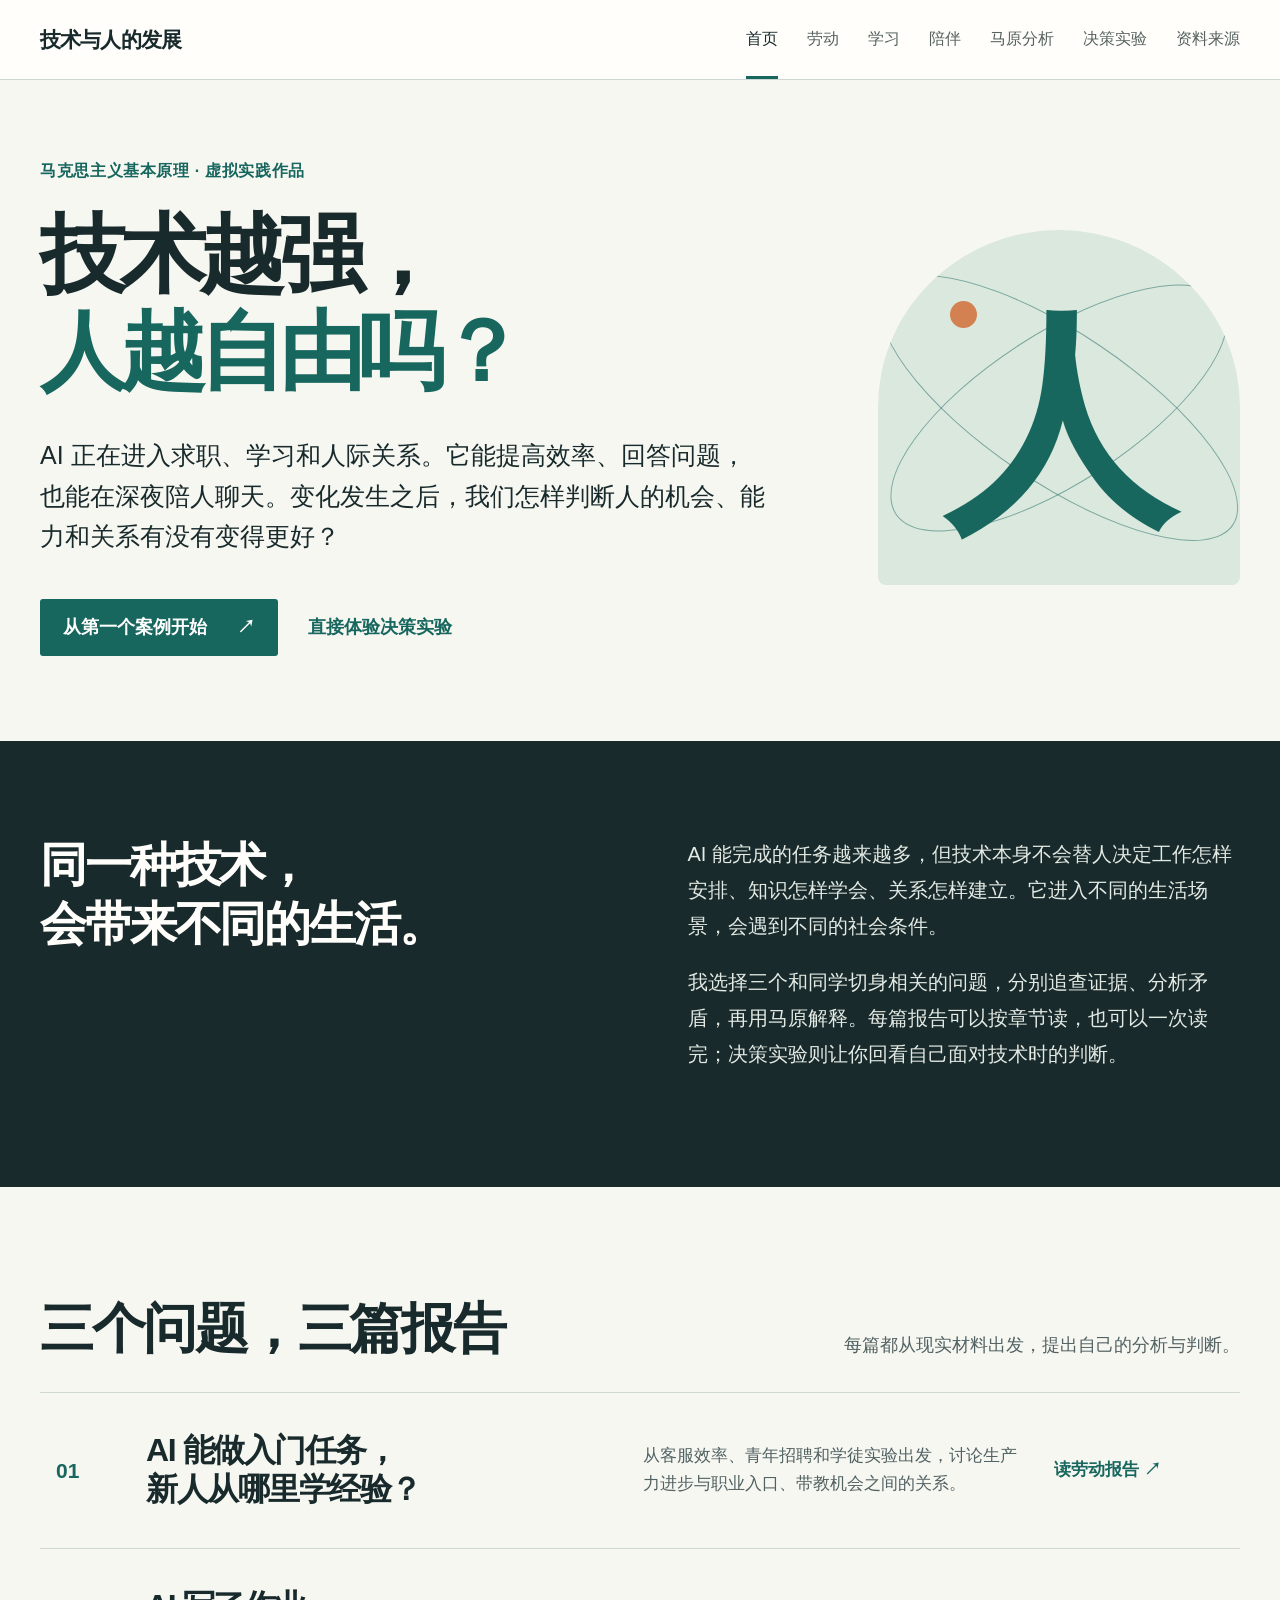
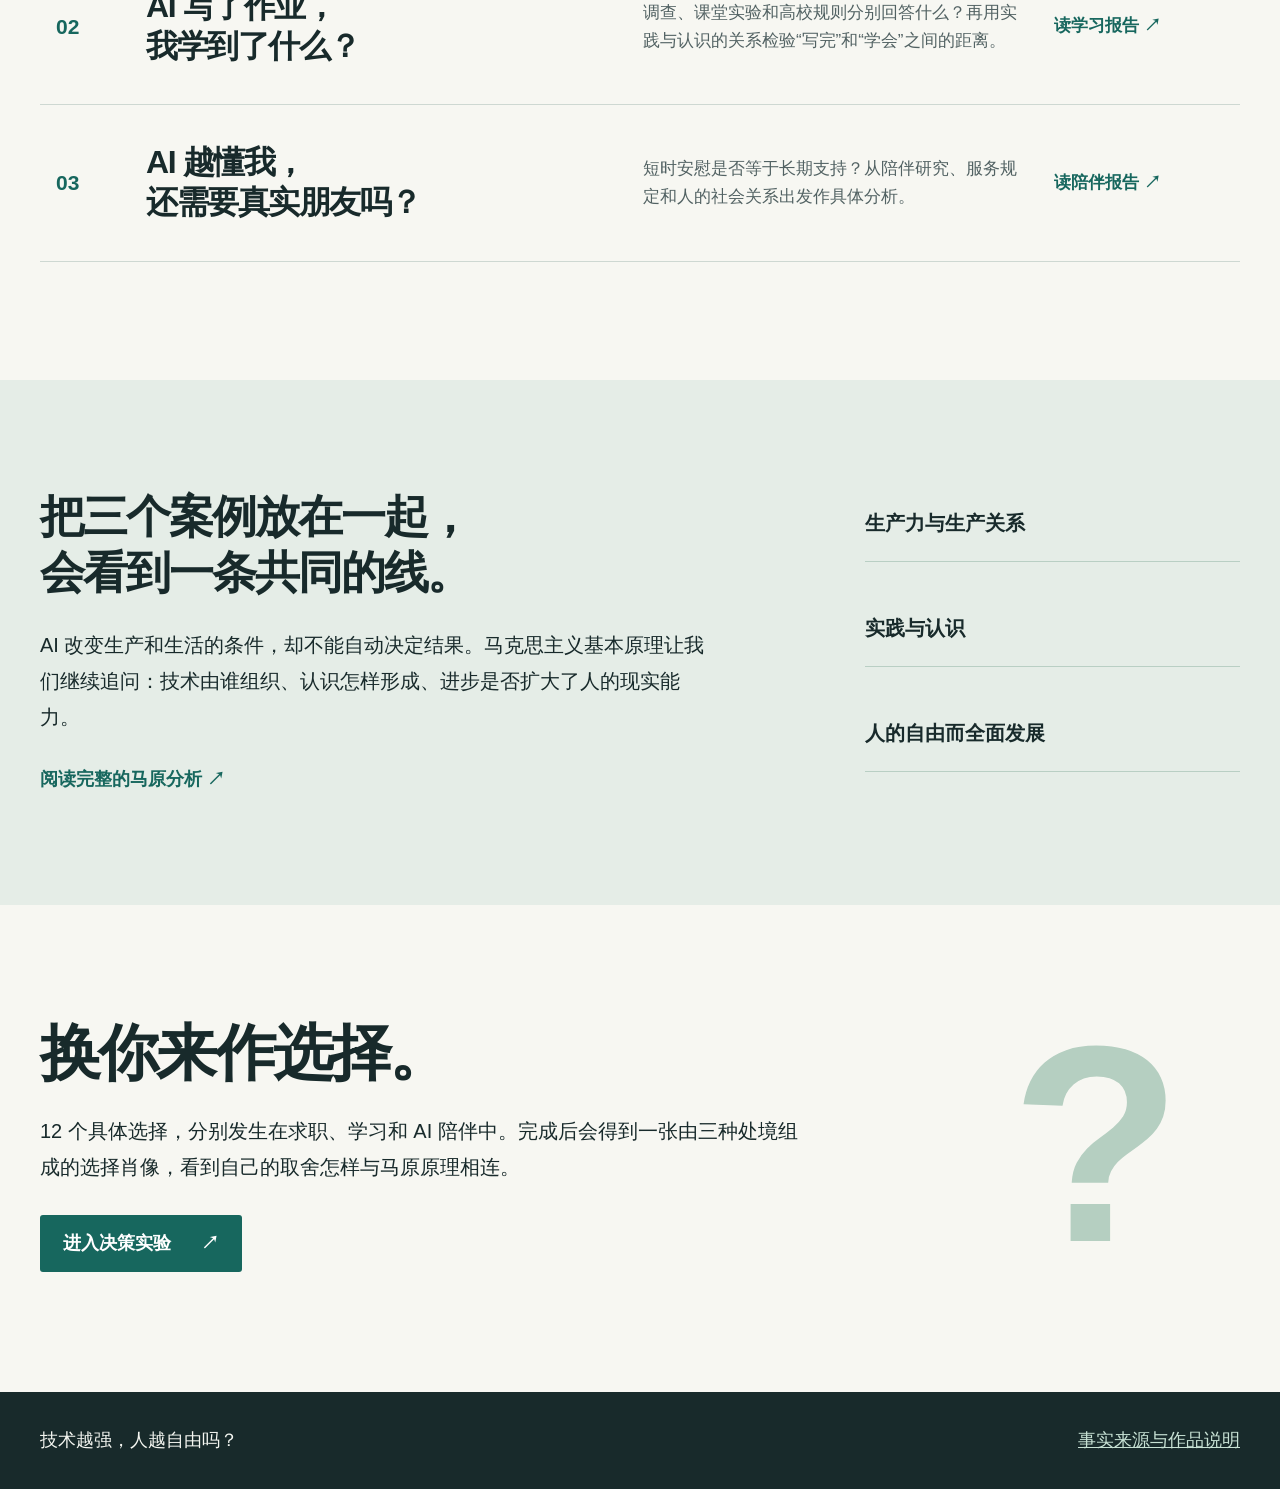
<file: index.html>
<!doctype html>
<html lang="zh-CN"><head><meta charset="utf-8"><meta name="viewport" content="width=device-width,initial-scale=1"><meta name="description" content="从求职、学习和 AI 陪伴三个现实问题出发，运用马克思主义基本原理理解技术与人的发展，并通过决策实验回看自己的判断方式。"><title>技术越强，人越自由吗？</title><link rel="stylesheet" href="styles/site.css"><script src="scripts/site.js" defer></script></head>
<body>
<a class="skip-link" href="#main">跳到正文</a>
<header class="site-header"><div class="header-inner"><a class="brand" href="index.html">技术与人的发展</a><nav aria-label="网站栏目"><a aria-current="page" href="index.html">首页</a><a href="cases/work.html">劳动</a><a href="cases/study.html">学习</a><a href="cases/relationship.html">陪伴</a><a href="theory.html">马原分析</a><a href="test.html">决策实验</a><a href="sources.html">资料来源</a></nav></div></header>
<main id="main">
  <section class="home-hero wrap"><div><p class="eyebrow">马克思主义基本原理 · 虚拟实践作品</p><h1>技术越强，<br><em>人越自由吗？</em></h1><p class="hero-lead">AI 正在进入求职、学习和人际关系。它能提高效率、回答问题，也能在深夜陪人聊天。变化发生之后，我们怎样判断人的机会、能力和关系有没有变得更好？</p><div class="hero-actions"><a class="primary-link" href="cases/work.html">从第一个案例开始 <span aria-hidden="true">↗</span></a><a class="quiet-link" href="test.html">直接体验决策实验</a></div></div><div class="hero-art" aria-hidden="true"><span class="art-word">人</span><span class="art-orbit orbit-one"></span><span class="art-orbit orbit-two"></span><span class="art-dot"></span></div></section>
  <section class="intro-statement"><div class="wrap intro-grid"><h2>同一种技术，<br>会带来不同的生活。</h2><div><p>AI 能完成的任务越来越多，但技术本身不会替人决定工作怎样安排、知识怎样学会、关系怎样建立。它进入不同的生活场景，会遇到不同的社会条件。</p><p>我选择三个和同学切身相关的问题，分别追查证据、分析矛盾，再用马原解释。每篇报告可以按章节读，也可以一次读完；决策实验则让你回看自己面对技术时的判断。</p></div></div></section>
  <section class="case-index wrap"><div class="section-heading"><h2>三个问题，三篇报告</h2><p>每篇都从现实材料出发，提出自己的分析与判断。</p></div><div class="case-grid"><a class="case-card" href="cases/work.html"><span class="case-num">01</span><h3>AI 能做入门任务，<br>新人从哪里学经验？</h3><p>从客服效率、青年招聘和学徒实验出发，讨论生产力进步与职业入口、带教机会之间的关系。</p><strong>读劳动报告 <span aria-hidden="true">↗</span></strong></a><a class="case-card" href="cases/study.html"><span class="case-num">02</span><h3>AI 写了作业，<br>我学到了什么？</h3><p>调查、课堂实验和高校规则分别回答什么？再用实践与认识的关系检验“写完”和“学会”之间的距离。</p><strong>读学习报告 <span aria-hidden="true">↗</span></strong></a><a class="case-card" href="cases/relationship.html"><span class="case-num">03</span><h3>AI 越懂我，<br>还需要真实朋友吗？</h3><p>短时安慰是否等于长期支持？从陪伴研究、服务规定和人的社会关系出发作具体分析。</p><strong>读陪伴报告 <span aria-hidden="true">↗</span></strong></a></div></section>
  <section class="bridge-section"><div class="wrap bridge-grid"><div><h2>把三个案例放在一起，<br>会看到一条共同的线。</h2><p>AI 改变生产和生活的条件，却不能自动决定结果。马克思主义基本原理让我们继续追问：技术由谁组织、认识怎样形成、进步是否扩大了人的现实能力。</p><a class="text-link" href="theory.html">阅读完整的马原分析 <span aria-hidden="true">↗</span></a></div><div class="bridge-principles"><p>生产力与生产关系</p><p>实践与认识</p><p>人的自由而全面发展</p></div></div></section>
  <section class="test-invite wrap"><div><h2>换你来作选择。</h2><p>12 个具体选择，分别发生在求职、学习和 AI 陪伴中。完成后会得到一张由三种处境组成的选择肖像，看到自己的取舍怎样与马原原理相连。</p><a class="primary-link" href="test.html">进入决策实验 <span aria-hidden="true">↗</span></a></div><div class="invite-mark" aria-hidden="true">?</div></section>
</main><footer class="site-footer"><div class="wrap"><p>技术越强，人越自由吗？</p><a href="sources.html">事实来源与作品说明</a></div></footer>
</body></html>
</file>
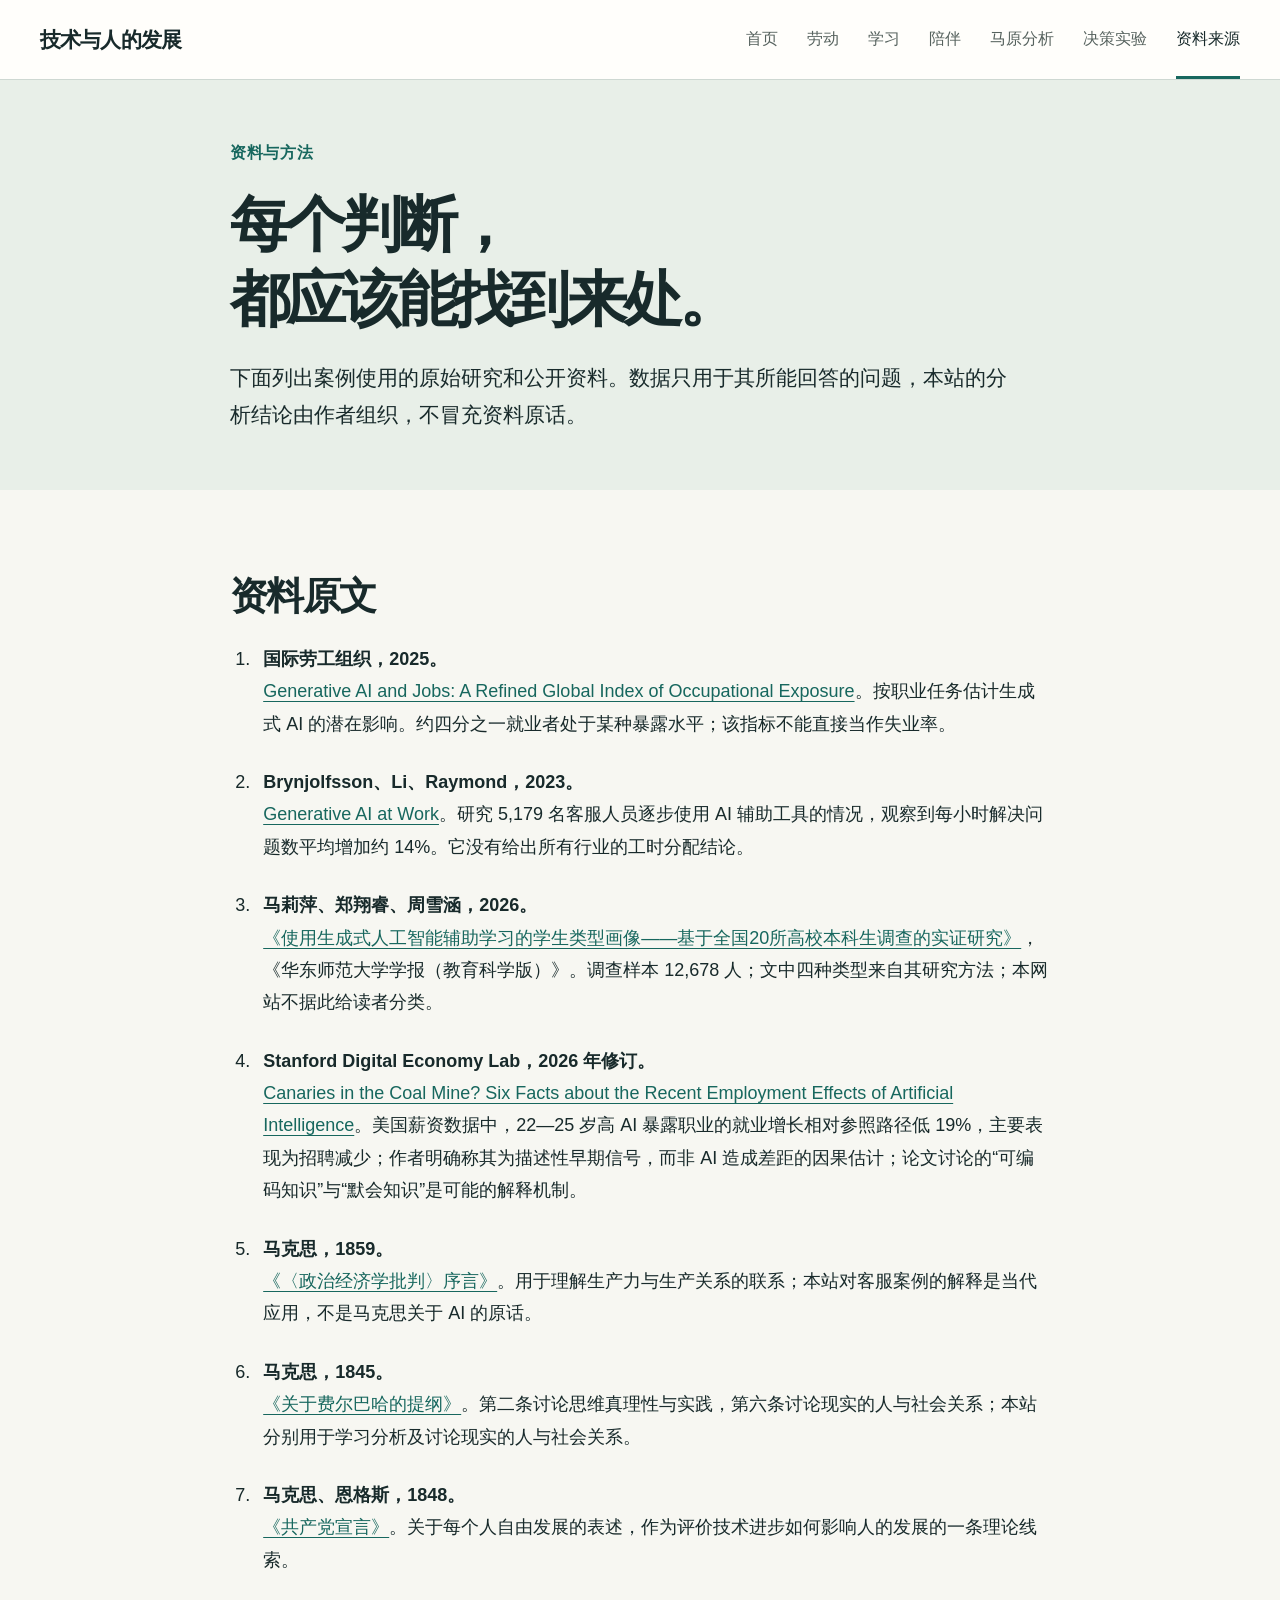
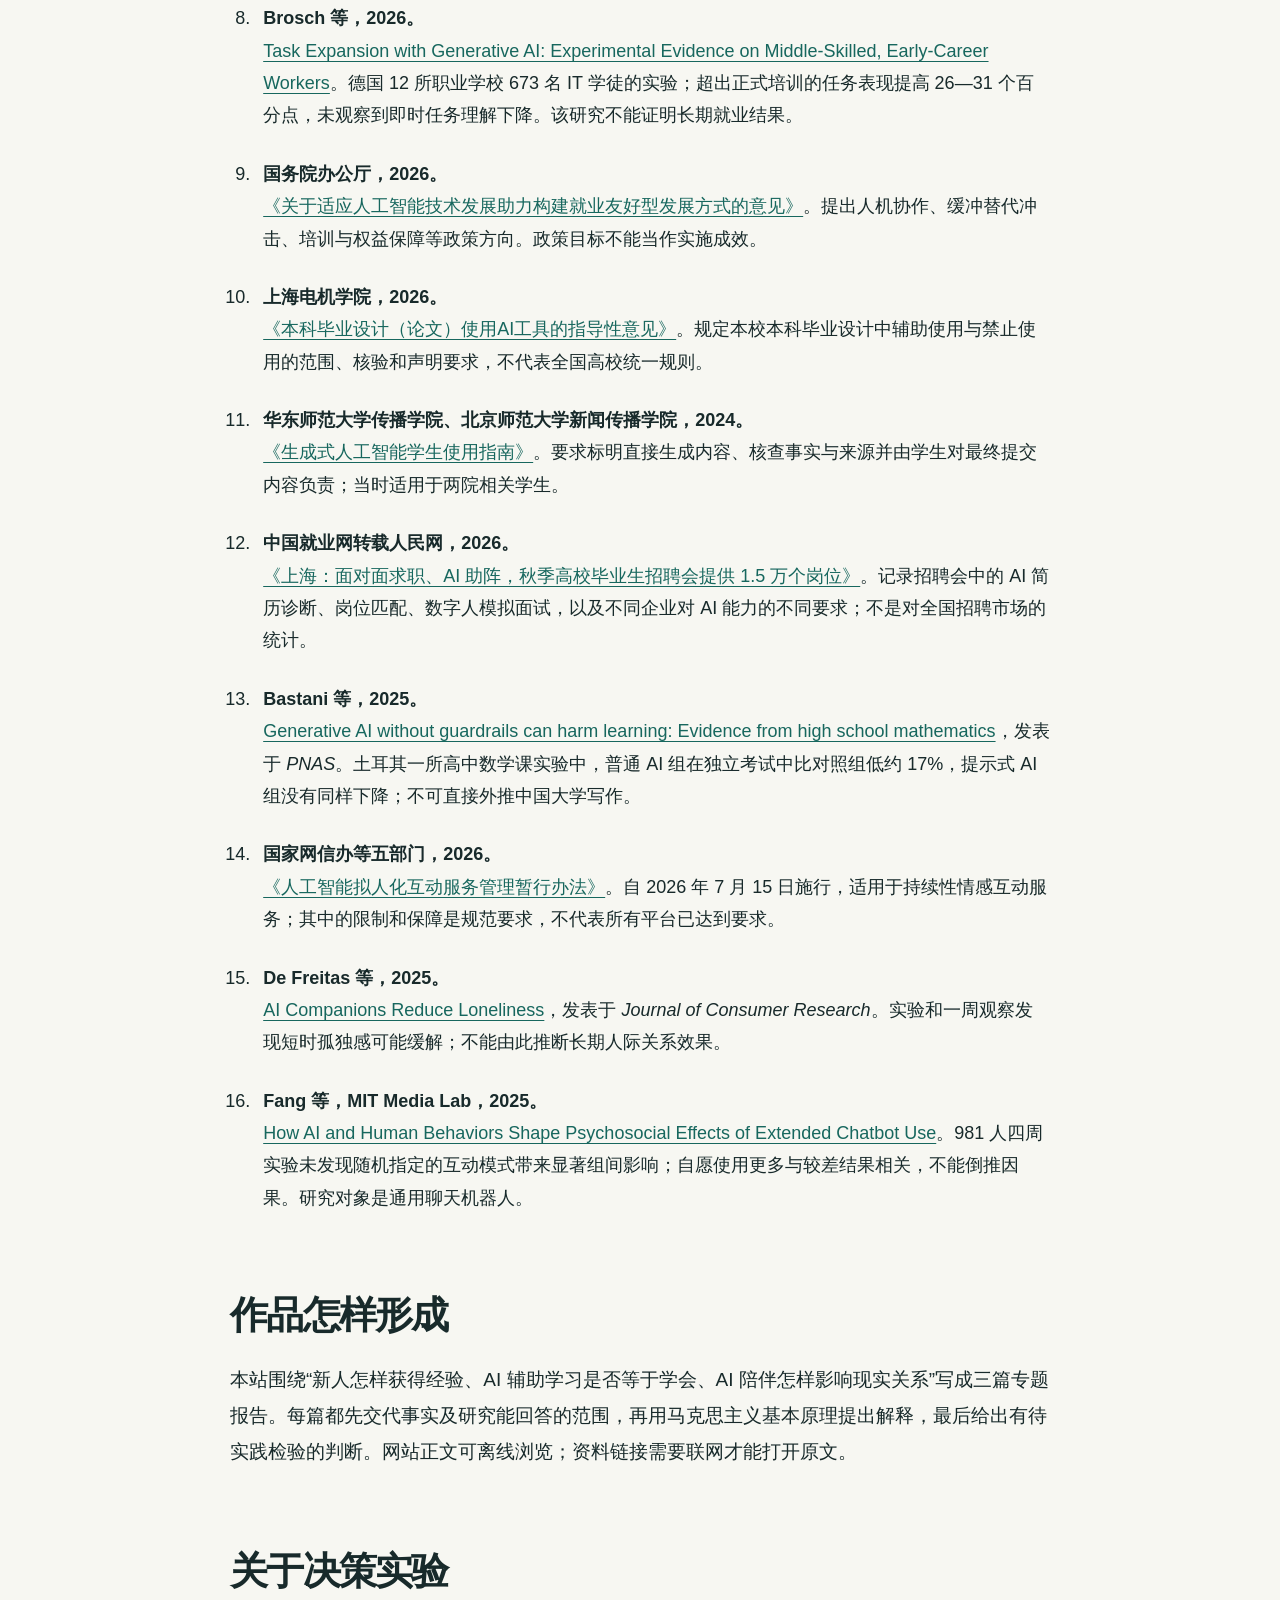
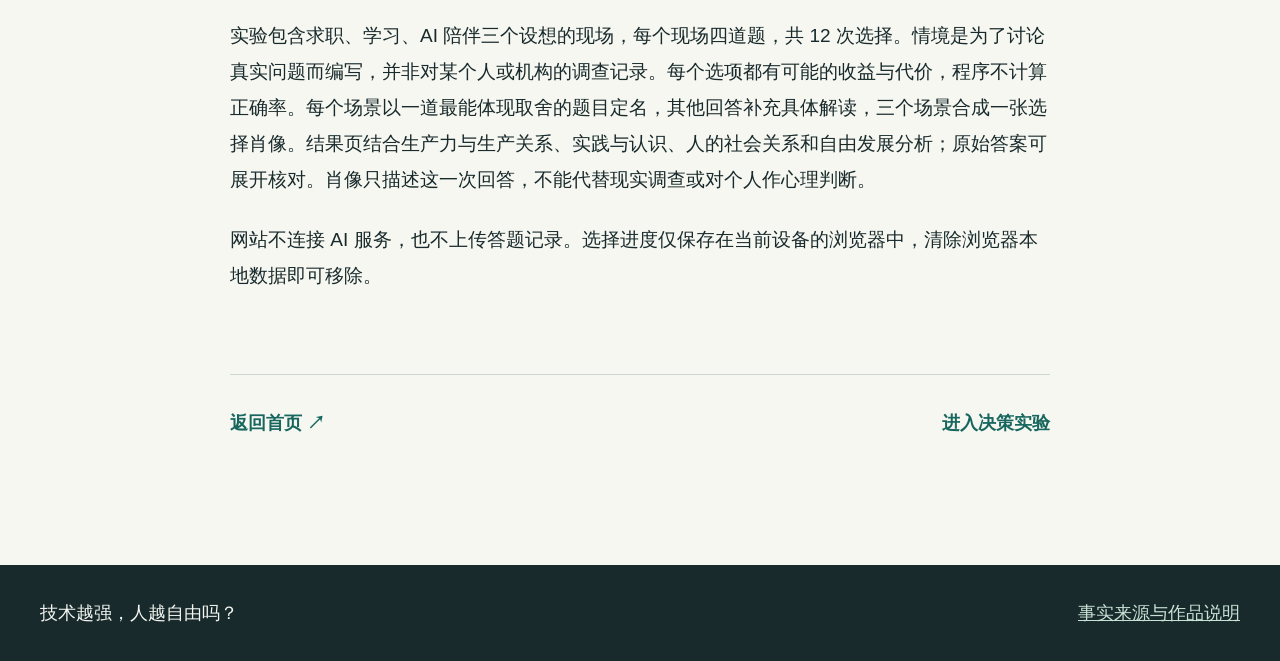
<file: sources.html>
<!doctype html>
<html lang="zh-CN"><head><meta charset="utf-8"><meta name="viewport" content="width=device-width,initial-scale=1"><meta name="description" content="资料来源：技术越强，人越自由吗？马克思主义基本原理虚拟实践作品。"><title>资料来源｜技术与人的发展</title><link rel="stylesheet" href="styles/site.css"><script src="scripts/site.js" defer></script></head>
<body><a class="skip-link" href="#main">跳到正文</a><header class="site-header"><div class="header-inner"><a class="brand" href="index.html">技术与人的发展</a><nav aria-label="网站栏目"><a href="index.html">首页</a><a href="cases/work.html">劳动</a><a href="cases/study.html">学习</a><a href="cases/relationship.html">陪伴</a><a href="theory.html">马原分析</a><a href="test.html">决策实验</a><a aria-current="page" href="sources.html">资料来源</a></nav></div></header><main id="main">
<section class="article-hero"><div class="wrap"><p class="eyebrow">资料与方法</p><h1>每个判断，<br>都应该能找到来处。</h1><p>下面列出案例使用的原始研究和公开资料。数据只用于其所能回答的问题，本站的分析结论由作者组织，不冒充资料原话。</p></div></section>
<article class="article-layout sources-article">
<h2>资料原文</h2>
<ol class="source-list">
<li id="s1"><strong>国际劳工组织，2025。</strong><a href="https://www.ilo.org/publications/generative-ai-and-jobs-refined-global-index-occupational-exposure" target="_blank" rel="noopener noreferrer">Generative AI and Jobs: A Refined Global Index of Occupational Exposure</a>。按职业任务估计生成式 AI 的潜在影响。约四分之一就业者处于某种暴露水平；该指标不能直接当作失业率。</li>
<li id="s2"><strong>Brynjolfsson、Li、Raymond，2023。</strong><a href="https://www.nber.org/papers/w31161" target="_blank" rel="noopener noreferrer">Generative AI at Work</a>。研究 5,179 名客服人员逐步使用 AI 辅助工具的情况，观察到每小时解决问题数平均增加约 14%。它没有给出所有行业的工时分配结论。</li>
<li id="s3"><strong>马莉萍、郑翔睿、周雪涵，2026。</strong><a href="https://xbjk.ecnu.edu.cn/CN/abstract/article/1000-5560/11268" target="_blank" rel="noopener noreferrer">《使用生成式人工智能辅助学习的学生类型画像——基于全国20所高校本科生调查的实证研究》</a>，《华东师范大学学报（教育科学版）》。调查样本 12,678 人；文中四种类型来自其研究方法；本网站不据此给读者分类。</li>
<li id="s4"><strong>Stanford Digital Economy Lab，2026 年修订。</strong><a href="https://digitaleconomy.stanford.edu/publication/canaries-in-the-coal-mine-six-facts-about-the-recent-employment-effects-of-artificial-intelligence/" target="_blank" rel="noopener noreferrer">Canaries in the Coal Mine? Six Facts about the Recent Employment Effects of Artificial Intelligence</a>。美国薪资数据中，22—25 岁高 AI 暴露职业的就业增长相对参照路径低 19%，主要表现为招聘减少；作者明确称其为描述性早期信号，而非 AI 造成差距的因果估计；论文讨论的“可编码知识”与“默会知识”是可能的解释机制。</li>
<li id="s5"><strong>马克思，1859。</strong><a href="https://www.marxists.org/chinese/marx/06.htm" target="_blank" rel="noopener noreferrer">《〈政治经济学批判〉序言》</a>。用于理解生产力与生产关系的联系；本站对客服案例的解释是当代应用，不是马克思关于 AI 的原话。</li>
<li id="s6"><strong>马克思，1845。</strong><a href="https://www.marxists.org/chinese/marx/marxist.org-chinese-marx-1845.htm" target="_blank" rel="noopener noreferrer">《关于费尔巴哈的提纲》</a>。第二条讨论思维真理性与实践，第六条讨论现实的人与社会关系；本站分别用于学习分析及讨论现实的人与社会关系。</li>
<li id="s7"><strong>马克思、恩格斯，1848。</strong><a href="https://www.marxists.org/chinese/marx/01.htm" target="_blank" rel="noopener noreferrer">《共产党宣言》</a>。关于每个人自由发展的表述，作为评价技术进步如何影响人的发展的一条理论线索。</li>
<li id="s8"><strong>Brosch 等，2026。</strong><a href="https://digitaleconomy.stanford.edu/publication/task-expansion-with-generative-aiexperimental-evidence-on-middle-skilled-early-career-workers/" target="_blank" rel="noopener noreferrer">Task Expansion with Generative AI: Experimental Evidence on Middle-Skilled, Early-Career Workers</a>。德国 12 所职业学校 673 名 IT 学徒的实验；超出正式培训的任务表现提高 26—31 个百分点，未观察到即时任务理解下降。该研究不能证明长期就业结果。</li>
<li id="s9"><strong>国务院办公厅，2026。</strong><a href="https://www.mee.gov.cn/zcwj/gwywj/202610/t20261024_1184583.shtml" target="_blank" rel="noopener noreferrer">《关于适应人工智能技术发展助力构建就业友好型发展方式的意见》</a>。提出人机协作、缓冲替代冲击、培训与权益保障等政策方向。政策目标不能当作实施成效。</li>
<li id="s10"><strong>上海电机学院，2026。</strong><a href="https://jwc.sdju.edu.cn/_upload/article/files/dc/bf/6b8bb3c245e5bf9b4894d473bdee/fbac6587-2f66-4031-bb66-22cb44223172.pdf" target="_blank" rel="noopener noreferrer">《本科毕业设计（论文）使用AI工具的指导性意见》</a>。规定本校本科毕业设计中辅助使用与禁止使用的范围、核验和声明要求，不代表全国高校统一规则。</li>
<li id="s11"><strong>华东师范大学传播学院、北京师范大学新闻传播学院，2024。</strong><a href="https://www.ecnu.edu.cn/info/1094/67178.htm" target="_blank" rel="noopener noreferrer">《生成式人工智能学生使用指南》</a>。要求标明直接生成内容、核查事实与来源并由学生对最终提交内容负责；当时适用于两院相关学生。</li>
<li id="s12"><strong>中国就业网转载人民网，2026。</strong><a href="https://chinajob.mohrss.gov.cn/h5/c/2026-11-03/630456.shtml" target="_blank" rel="noopener noreferrer">《上海：面对面求职、AI 助阵，秋季高校毕业生招聘会提供 1.5 万个岗位》</a>。记录招聘会中的 AI 简历诊断、岗位匹配、数字人模拟面试，以及不同企业对 AI 能力的不同要求；不是对全国招聘市场的统计。</li>
<li id="s13"><strong>Bastani 等，2025。</strong><a href="https://doi.org/10.1073/pnas.2422633122" target="_blank" rel="noopener noreferrer">Generative AI without guardrails can harm learning: Evidence from high school mathematics</a>，发表于 <em>PNAS</em>。土耳其一所高中数学课实验中，普通 AI 组在独立考试中比对照组低约 17%，提示式 AI 组没有同样下降；不可直接外推中国大学写作。</li>
<li id="s14"><strong>国家网信办等五部门，2026。</strong><a href="https://www.cac.gov.cn/2026-04/10/c_1777558395078289.htm" target="_blank" rel="noopener noreferrer">《人工智能拟人化互动服务管理暂行办法》</a>。自 2026 年 7 月 15 日施行，适用于持续性情感互动服务；其中的限制和保障是规范要求，不代表所有平台已达到要求。</li>
<li id="s15"><strong>De Freitas 等，2025。</strong><a href="https://doi.org/10.1093/jcr/ucaf040" target="_blank" rel="noopener noreferrer">AI Companions Reduce Loneliness</a>，发表于 <em>Journal of Consumer Research</em>。实验和一周观察发现短时孤独感可能缓解；不能由此推断长期人际关系效果。</li>
<li id="s16"><strong>Fang 等，MIT Media Lab，2025。</strong><a href="https://www.media.mit.edu/publications/how-ai-and-human-behaviors-shape-psychosocial-effects-of-chatbot-use-a-longitudinal-controlled-study/" target="_blank" rel="noopener noreferrer">How AI and Human Behaviors Shape Psychosocial Effects of Extended Chatbot Use</a>。981 人四周实验未发现随机指定的互动模式带来显著组间影响；自愿使用更多与较差结果相关，不能倒推因果。研究对象是通用聊天机器人。</li>
</ol>
<h2>作品怎样形成</h2>
<p>本站围绕“新人怎样获得经验、AI 辅助学习是否等于学会、AI 陪伴怎样影响现实关系”写成三篇专题报告。每篇都先交代事实及研究能回答的范围，再用马克思主义基本原理提出解释，最后给出有待实践检验的判断。网站正文可离线浏览；资料链接需要联网才能打开原文。</p>
<h2>关于决策实验</h2>
<p>实验包含求职、学习、AI 陪伴三个设想的现场，每个现场四道题，共 12 次选择。情境是为了讨论真实问题而编写，并非对某个人或机构的调查记录。每个选项都有可能的收益与代价，程序不计算正确率。每个场景以一道最能体现取舍的题目定名，其他回答补充具体解读，三个场景合成一张选择肖像。结果页结合生产力与生产关系、实践与认识、人的社会关系和自由发展分析；原始答案可展开核对。肖像只描述这一次回答，不能代替现实调查或对个人作心理判断。</p>
<p>网站不连接 AI 服务，也不上传答题记录。选择进度仅保存在当前设备的浏览器中，清除浏览器本地数据即可移除。</p>
<div class="article-next"><a href="index.html">返回首页 <span aria-hidden="true">↗</span></a><a href="test.html">进入决策实验</a></div>
</article></main><footer class="site-footer"><div class="wrap"><p>技术越强，人越自由吗？</p><a href="sources.html">事实来源与作品说明</a></div></footer></body></html>
</file>
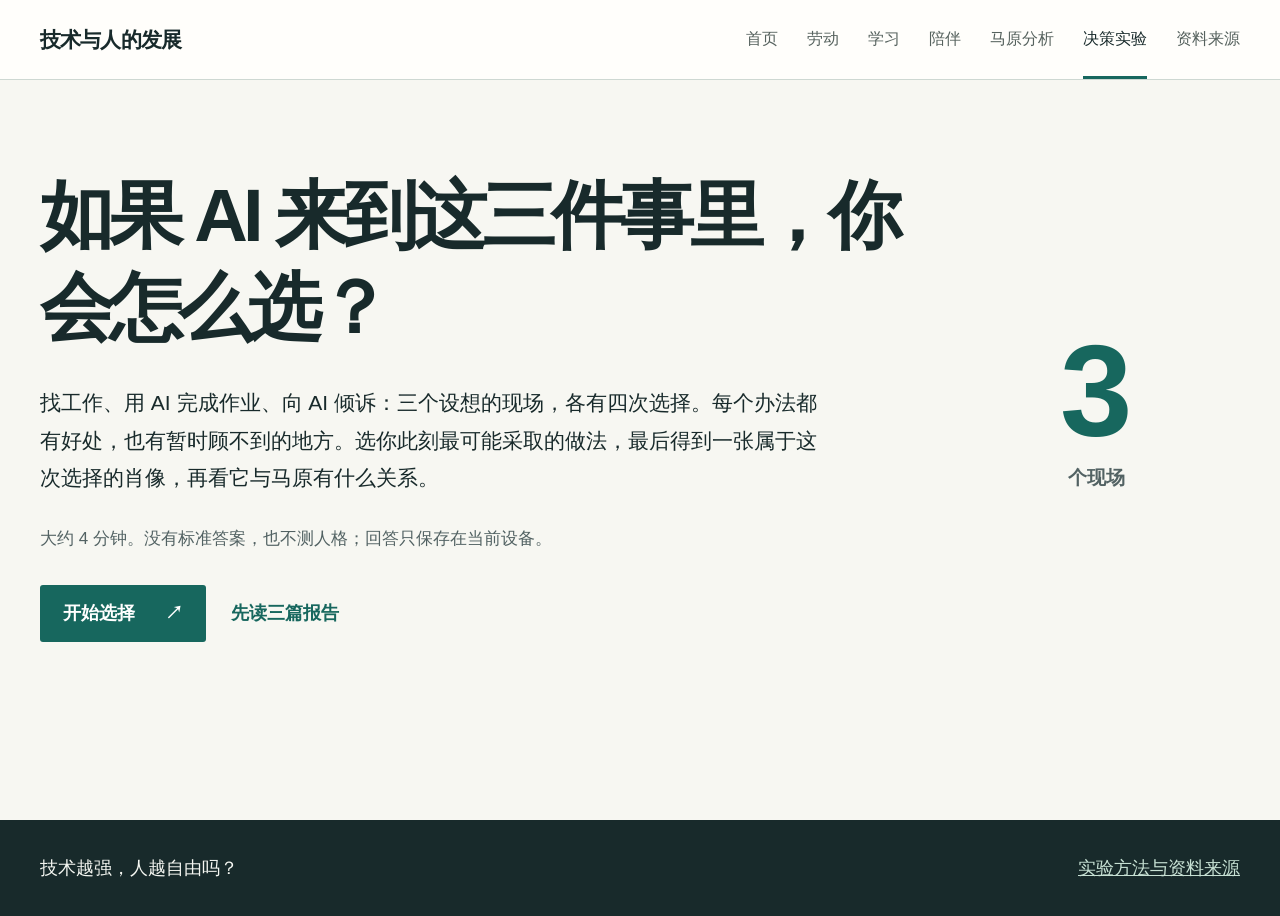
<file: test.html>
<!doctype html>
<html lang="zh-CN"><head><meta charset="utf-8"><meta name="viewport" content="width=device-width,initial-scale=1"><meta name="description" content="在求职、学习和 AI 陪伴三个现场作出 12 次选择，查看属于自己的选择肖像与马原分析。"><title>决策实验｜技术与人的发展</title><link rel="stylesheet" href="styles/site.css"><link rel="stylesheet" href="styles/choice-lab.css"><script src="scripts/site.js" defer></script><script src="scripts/choice-lab/data.js" defer></script><script src="scripts/choice-lab/engine.js" defer></script><script src="scripts/choice-lab/portraits.js" defer></script><script src="scripts/test.js" defer></script></head>
<body><a class="skip-link" href="#main">跳到正文</a><header class="site-header"><div class="header-inner"><a class="brand" href="index.html">技术与人的发展</a><nav aria-label="网站栏目"><a href="index.html">首页</a><a href="cases/work.html">劳动</a><a href="cases/study.html">学习</a><a href="cases/relationship.html">陪伴</a><a href="theory.html">马原分析</a><a aria-current="page" href="test.html">决策实验</a><a href="sources.html">资料来源</a></nav></div></header><main id="main"><div id="test-root" class="test-root" aria-live="polite"><noscript><section class="test-error"><h1>决策实验需要启用 JavaScript</h1><p>三篇报告可直接离线阅读。</p><p><a href="cases/work.html">劳动报告</a> · <a href="cases/study.html">学习报告</a> · <a href="cases/relationship.html">陪伴报告</a></p></section></noscript></div></main><footer class="site-footer"><div class="wrap"><p>技术越强，人越自由吗？</p><a href="sources.html">实验方法与资料来源</a></div></footer></body></html>
</file>
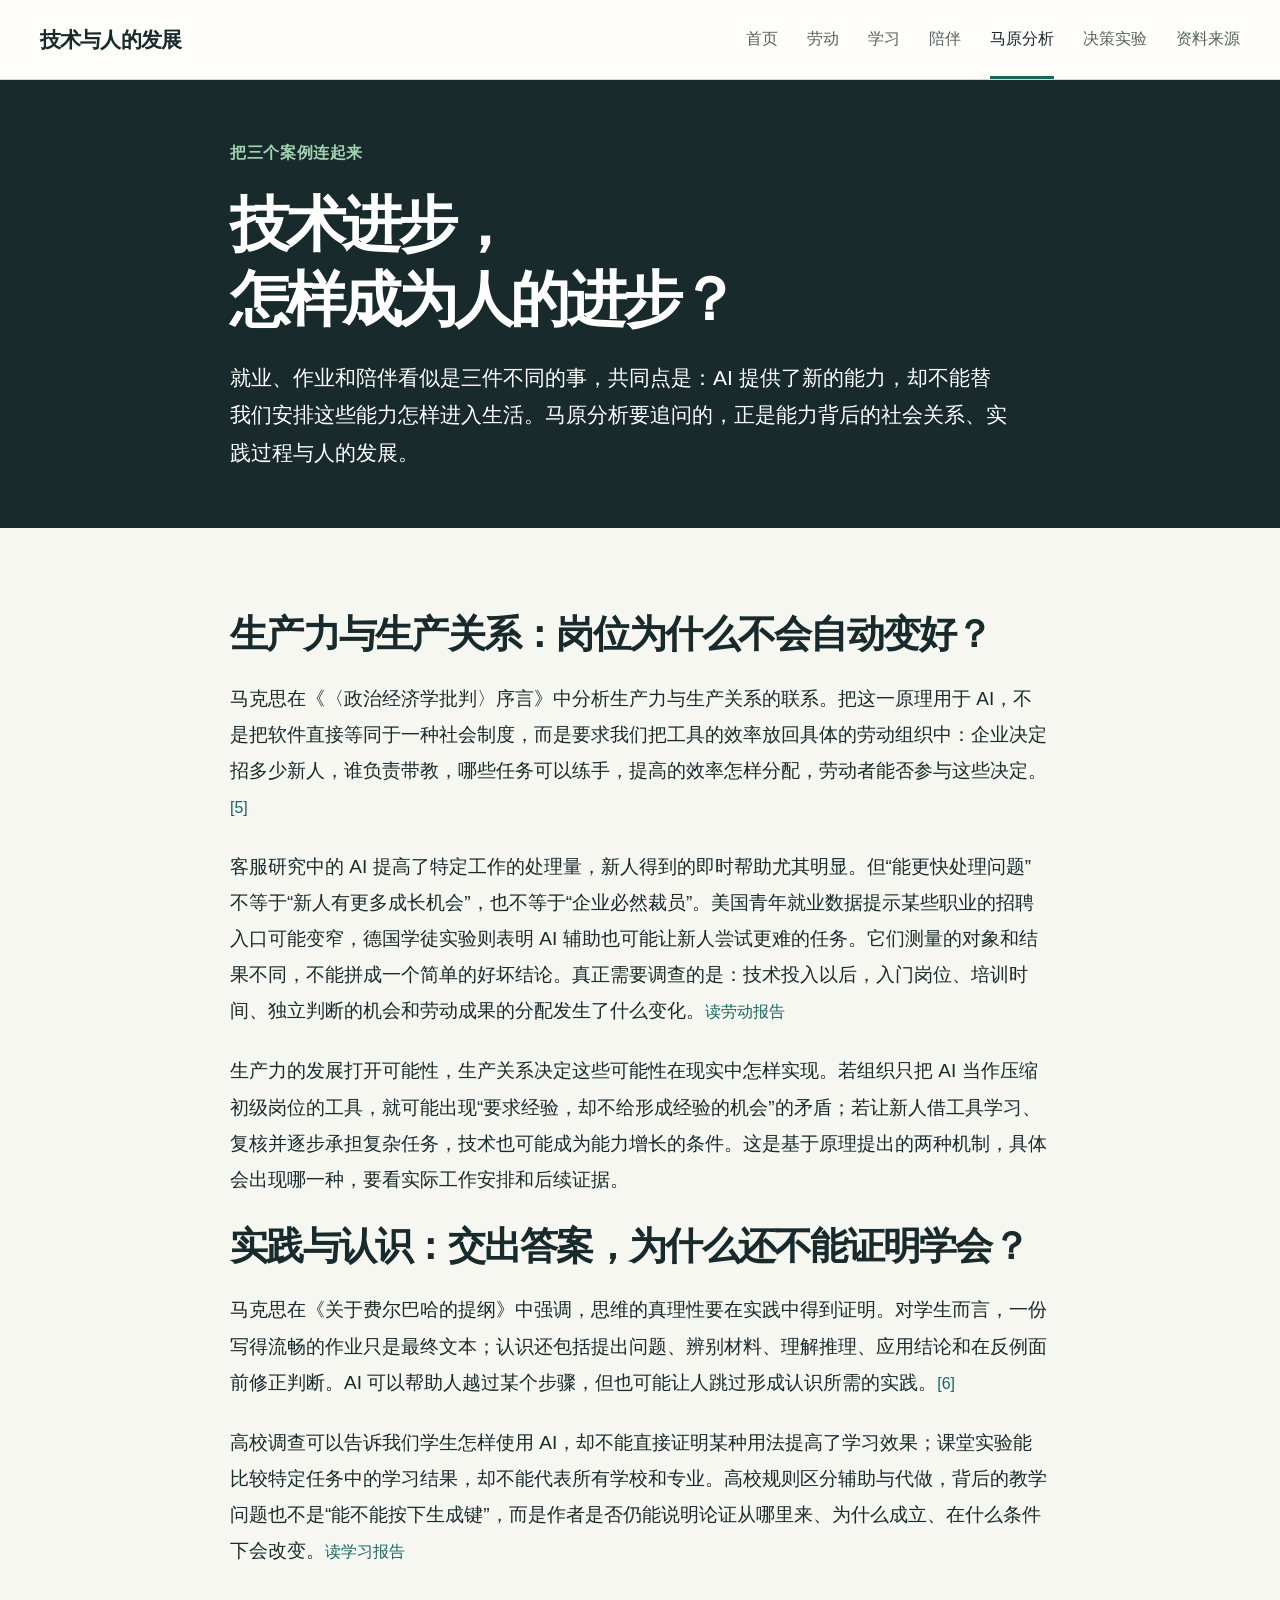
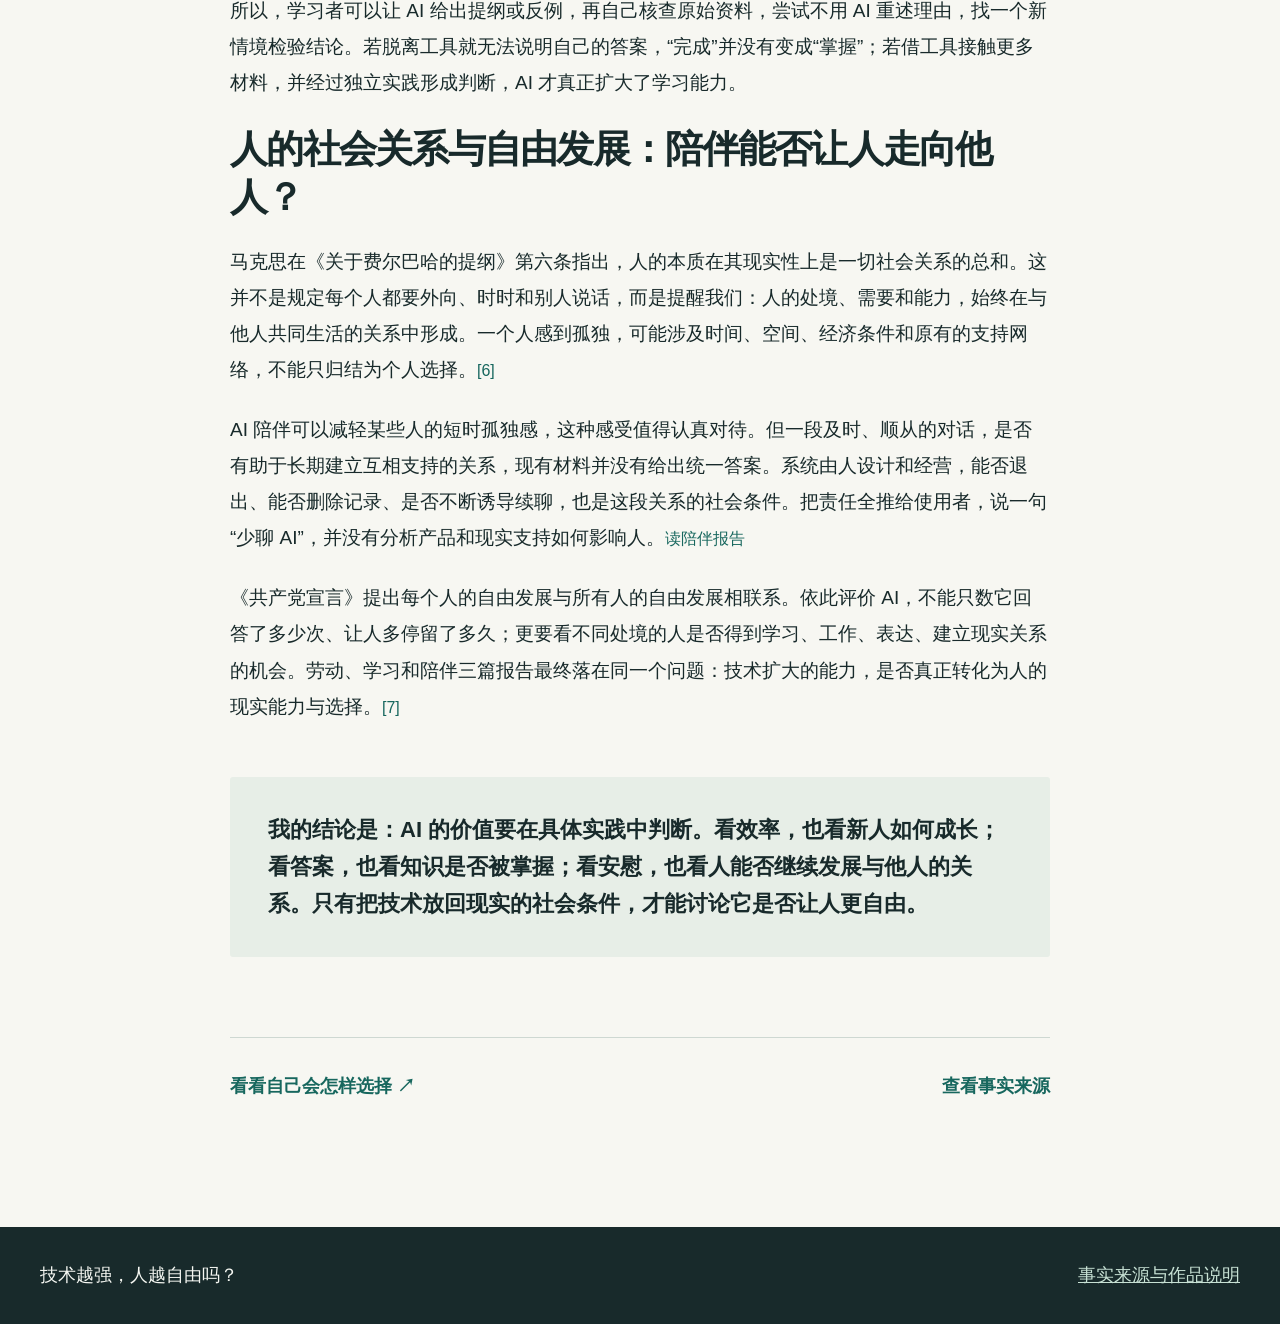
<file: theory.html>
<!doctype html>
<html lang="zh-CN"><head><meta charset="utf-8"><meta name="viewport" content="width=device-width,initial-scale=1"><meta name="description" content="把求职、学习和 AI 陪伴三篇报告连起来：从生产关系、实践与认识、社会关系分析技术与人的发展。"><title>马原分析｜技术与人的发展</title><link rel="stylesheet" href="styles/site.css"><script src="scripts/site.js" defer></script></head>
<body><a class="skip-link" href="#main">跳到正文</a><header class="site-header"><div class="header-inner"><a class="brand" href="index.html">技术与人的发展</a><nav aria-label="网站栏目"><a href="index.html">首页</a><a href="cases/work.html">劳动</a><a href="cases/study.html">学习</a><a href="cases/relationship.html">陪伴</a><a aria-current="page" href="theory.html">马原分析</a><a href="test.html">决策实验</a><a href="sources.html">资料来源</a></nav></div></header><main id="main">
<section class="article-hero theory-hero"><div class="wrap"><p class="eyebrow">把三个案例连起来</p><h1>技术进步，<br>怎样成为人的进步？</h1><p>就业、作业和陪伴看似是三件不同的事，共同点是：AI 提供了新的能力，却不能替我们安排这些能力怎样进入生活。马原分析要追问的，正是能力背后的社会关系、实践过程与人的发展。</p></div></section>
<article class="article-layout theory-article">
<section id="labor"><h2>生产力与生产关系：岗位为什么不会自动变好？</h2><p>马克思在《〈政治经济学批判〉序言》中分析生产力与生产关系的联系。把这一原理用于 AI，不是把软件直接等同于一种社会制度，而是要求我们把工具的效率放回具体的劳动组织中：企业决定招多少新人，谁负责带教，哪些任务可以练手，提高的效率怎样分配，劳动者能否参与这些决定。<a class="source-ref" href="sources.html#s5">[5]</a></p><p>客服研究中的 AI 提高了特定工作的处理量，新人得到的即时帮助尤其明显。但“能更快处理问题”不等于“新人有更多成长机会”，也不等于“企业必然裁员”。美国青年就业数据提示某些职业的招聘入口可能变窄，德国学徒实验则表明 AI 辅助也可能让新人尝试更难的任务。它们测量的对象和结果不同，不能拼成一个简单的好坏结论。真正需要调查的是：技术投入以后，入门岗位、培训时间、独立判断的机会和劳动成果的分配发生了什么变化。<a class="source-ref" href="cases/work.html">读劳动报告</a></p><p>生产力的发展打开可能性，生产关系决定这些可能性在现实中怎样实现。若组织只把 AI 当作压缩初级岗位的工具，就可能出现“要求经验，却不给形成经验的机会”的矛盾；若让新人借工具学习、复核并逐步承担复杂任务，技术也可能成为能力增长的条件。这是基于原理提出的两种机制，具体会出现哪一种，要看实际工作安排和后续证据。</p></section>
<section id="knowledge"><h2>实践与认识：交出答案，为什么还不能证明学会？</h2><p>马克思在《关于费尔巴哈的提纲》中强调，思维的真理性要在实践中得到证明。对学生而言，一份写得流畅的作业只是最终文本；认识还包括提出问题、辨别材料、理解推理、应用结论和在反例面前修正判断。AI 可以帮助人越过某个步骤，但也可能让人跳过形成认识所需的实践。<a class="source-ref" href="sources.html#s6">[6]</a></p><p>高校调查可以告诉我们学生怎样使用 AI，却不能直接证明某种用法提高了学习效果；课堂实验能比较特定任务中的学习结果，却不能代表所有学校和专业。高校规则区分辅助与代做，背后的教学问题也不是“能不能按下生成键”，而是作者是否仍能说明论证从哪里来、为什么成立、在什么条件下会改变。<a class="source-ref" href="cases/study.html">读学习报告</a></p><p>所以，学习者可以让 AI 给出提纲或反例，再自己核查原始资料，尝试不用 AI 重述理由，找一个新情境检验结论。若脱离工具就无法说明自己的答案，“完成”并没有变成“掌握”；若借工具接触更多材料，并经过独立实践形成判断，AI 才真正扩大了学习能力。</p></section>
<section id="development"><h2>人的社会关系与自由发展：陪伴能否让人走向他人？</h2><p>马克思在《关于费尔巴哈的提纲》第六条指出，人的本质在其现实性上是一切社会关系的总和。这并不是规定每个人都要外向、时时和别人说话，而是提醒我们：人的处境、需要和能力，始终在与他人共同生活的关系中形成。一个人感到孤独，可能涉及时间、空间、经济条件和原有的支持网络，不能只归结为个人选择。<a class="source-ref" href="sources.html#s6">[6]</a></p><p>AI 陪伴可以减轻某些人的短时孤独感，这种感受值得认真对待。但一段及时、顺从的对话，是否有助于长期建立互相支持的关系，现有材料并没有给出统一答案。系统由人设计和经营，能否退出、能否删除记录、是否不断诱导续聊，也是这段关系的社会条件。把责任全推给使用者，说一句“少聊 AI”，并没有分析产品和现实支持如何影响人。<a class="source-ref" href="cases/relationship.html">读陪伴报告</a></p><p>《共产党宣言》提出每个人的自由发展与所有人的自由发展相联系。依此评价 AI，不能只数它回答了多少次、让人多停留了多久；更要看不同处境的人是否得到学习、工作、表达、建立现实关系的机会。劳动、学习和陪伴三篇报告最终落在同一个问题：技术扩大的能力，是否真正转化为人的现实能力与选择。<a class="source-ref" href="sources.html#s7">[7]</a></p></section>
<div class="argument"><p>我的结论是：AI 的价值要在具体实践中判断。看效率，也看新人如何成长；看答案，也看知识是否被掌握；看安慰，也看人能否继续发展与他人的关系。只有把技术放回现实的社会条件，才能讨论它是否让人更自由。</p></div>
<div class="article-next"><a href="test.html">看看自己会怎样选择 <span aria-hidden="true">↗</span></a><a href="sources.html">查看事实来源</a></div>
</article></main><footer class="site-footer"><div class="wrap"><p>技术越强，人越自由吗？</p><a href="sources.html">事实来源与作品说明</a></div></footer></body></html>
</file>
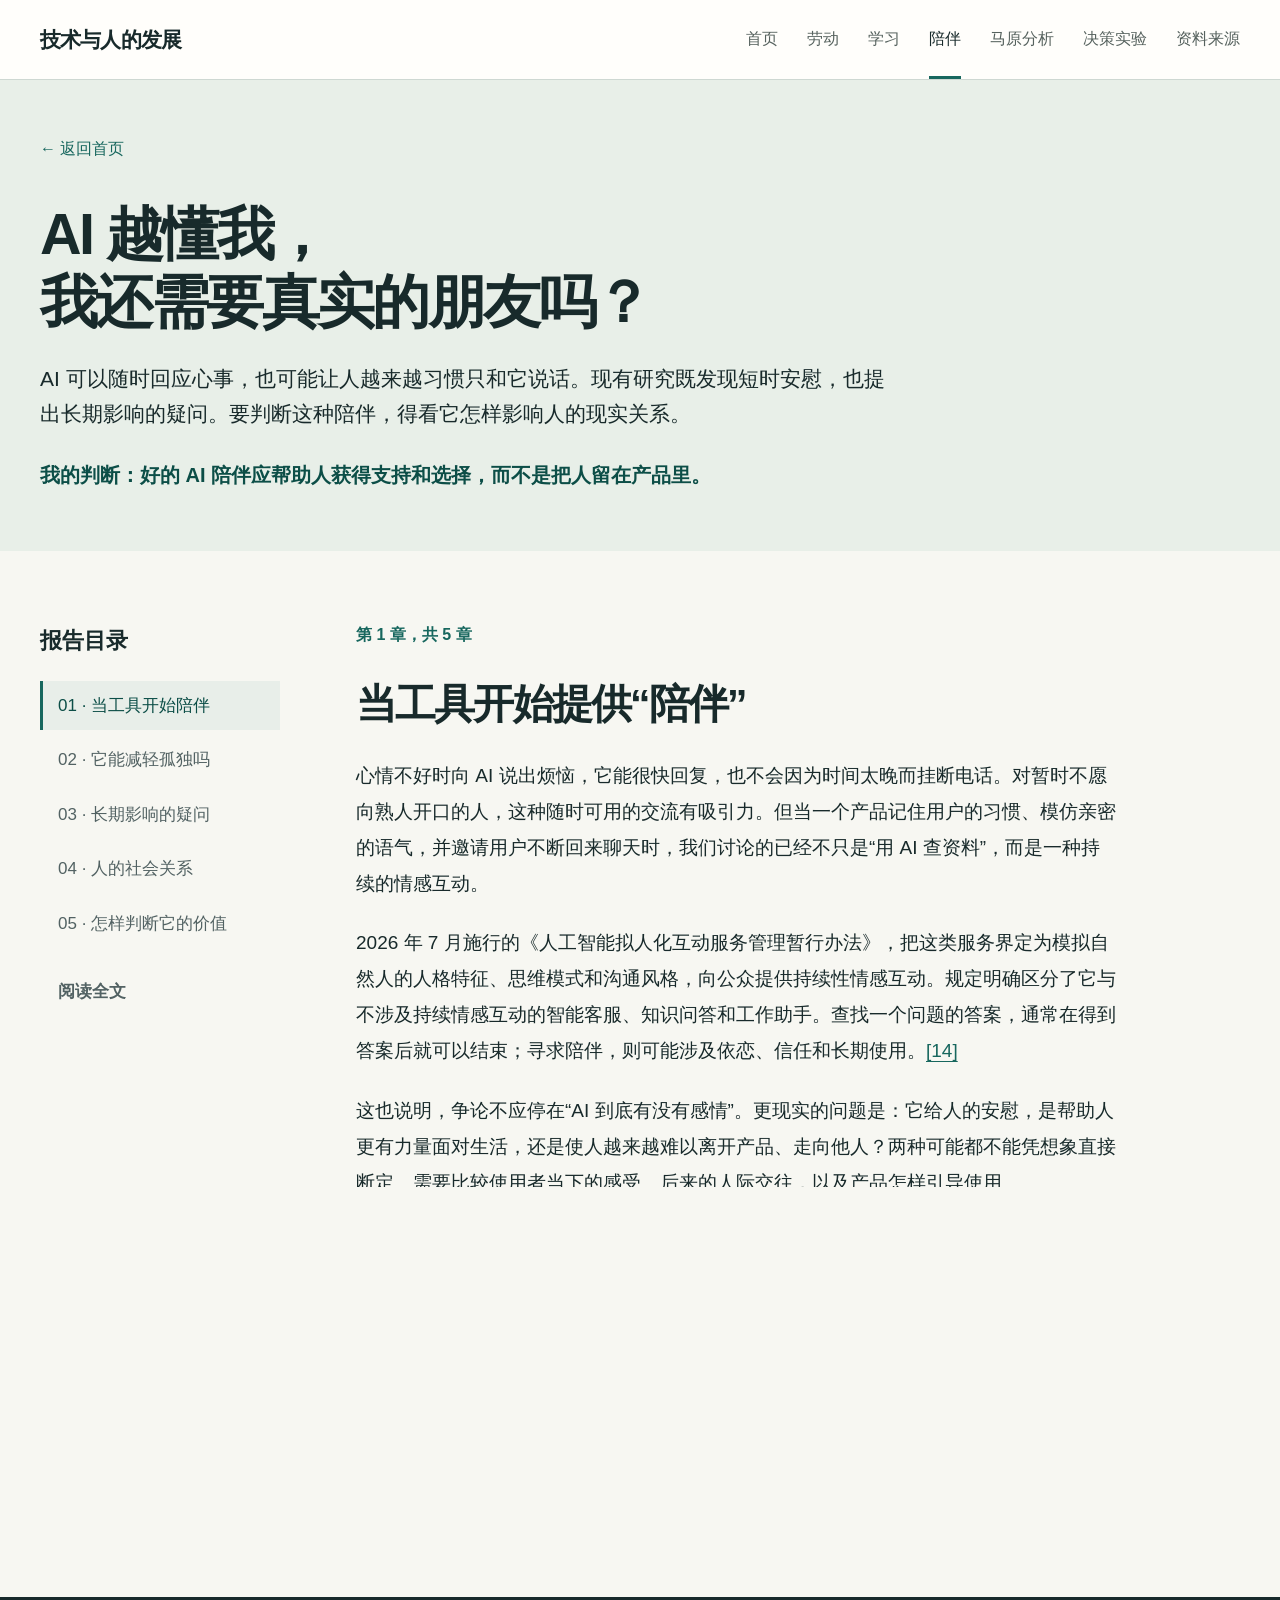
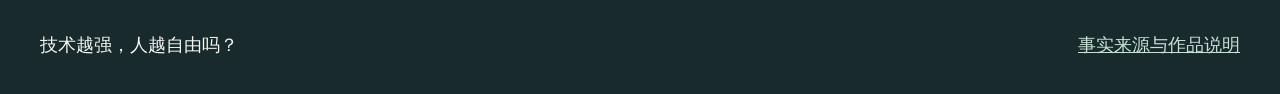
<file: cases/relationship.html>
<!doctype html>
<html lang="zh-CN">
<head>
  <meta charset="utf-8">
  <meta name="viewport" content="width=device-width,initial-scale=1">
  <meta name="description" content="AI 陪伴能减轻当下的孤独吗？它会怎样影响现实中的社会关系？从2026年拟人化互动服务规定、实证研究和马克思关于人的社会关系的论述展开分析。">
  <title>AI 越懂我，我还需要真实的朋友吗？｜技术与人的发展</title>
  <link rel="stylesheet" href="../styles/site.css">
  <link rel="stylesheet" href="../styles/report.css">
  <script src="../scripts/site.js" defer></script>
  <script src="../scripts/report-reader.js" defer></script>
</head>
<body>
  <a class="skip-link" href="#main">跳到正文</a>
  <header class="site-header"><div class="header-inner"><a class="brand" href="../index.html">技术与人的发展</a><nav aria-label="网站栏目"><a href="../index.html">首页</a><a href="../cases/work.html">劳动</a><a href="../cases/study.html">学习</a><a aria-current="page" href="../cases/relationship.html">陪伴</a><a href="../theory.html">马原分析</a><a href="../test.html">决策实验</a><a href="../sources.html">资料来源</a></nav></div></header>
  <main id="main">
    <header class="report-cover"><div class="report-cover-inner"><a class="back-link" href="../index.html">← 返回首页</a><h1>AI 越懂我，<br>我还需要真实的朋友吗？</h1><p class="report-summary">AI 可以随时回应心事，也可能让人越来越习惯只和它说话。现有研究既发现短时安慰，也提出长期影响的疑问。要判断这种陪伴，得看它怎样影响人的现实关系。</p><p class="report-thesis">我的判断：好的 AI 陪伴应帮助人获得支持和选择，而不是把人留在产品里。</p></div></header>
    <article class="chapter-report" data-report-reader>
      <nav class="report-toc" aria-label="报告目录"><p class="report-toc-title">报告目录</p><a href="#chapter-1">01 · 当工具开始陪伴</a><a href="#chapter-2">02 · 它能减轻孤独吗</a><a href="#chapter-3">03 · 长期影响的疑问</a><a href="#chapter-4">04 · 人的社会关系</a><a href="#chapter-5">05 · 怎样判断它的价值</a><a class="report-all-link" href="#all">阅读全文</a></nav>
      <div class="report-reading" id="all"><p class="report-progress" data-report-progress>第 1 章，共 5 章</p>
        <section id="chapter-1" class="report-chapter" data-report-chapter>
          <h2>当工具开始提供“陪伴”</h2>
          <p>心情不好时向 AI 说出烦恼，它能很快回复，也不会因为时间太晚而挂断电话。对暂时不愿向熟人开口的人，这种随时可用的交流有吸引力。但当一个产品记住用户的习惯、模仿亲密的语气，并邀请用户不断回来聊天时，我们讨论的已经不只是“用 AI 查资料”，而是一种持续的情感互动。</p>
          <p>2026 年 7 月施行的《人工智能拟人化互动服务管理暂行办法》，把这类服务界定为模拟自然人的人格特征、思维模式和沟通风格，向公众提供持续性情感互动。规定明确区分了它与不涉及持续情感互动的智能客服、知识问答和工作助手。查找一个问题的答案，通常在得到答案后就可以结束；寻求陪伴，则可能涉及依恋、信任和长期使用。<a href="../sources.html#s14">[14]</a></p>
          <p>这也说明，争论不应停在“AI 到底有没有感情”。更现实的问题是：它给人的安慰，是帮助人更有力量面对生活，还是使人越来越难以离开产品、走向他人？两种可能都不能凭想象直接断定。需要比较使用者当下的感受、后来的人际交往，以及产品怎样引导使用。</p>
          <p class="report-evidence">本篇所说的“AI 陪伴”，专指以持续情感互动为目的的服务；普通的 AI 问答工具不自动属于这一类。</p>
          <div class="chapter-nav"><span></span><a href="#chapter-2">下一章：它能减轻孤独吗 →</a></div>
        </section>
        <section id="chapter-2" class="report-chapter" data-report-chapter>
          <h2>短暂的安慰，也是真实的感受</h2>
          <p>不能因为对话对象是机器，就说使用者得到的安慰是假的。一项发表于《消费者研究杂志》的研究，结合用户评论、实验和一周内的连续观察，发现 AI 陪伴产品能够减轻部分使用者当下的孤独感。在实验设置的比较中，这种缓解强于观看视频等活动；“感到自己的话被听见”有助于解释效果。对正在孤独中的人，及时得到回应确实可能有意义。<a href="../sources.html#s15">[15]</a></p>
          <p>但“此刻好受了一些”与“从此不再需要朋友”是两件事。上述研究主要观察一次交流后以及一周内交流后的感受，没有证明长期使用能建立稳定的人际支持，更没有证明它能代替朋友。人的现实生活不只由此刻的情绪构成：遇到冲突时怎样协商，有困难时能否得到持续帮助，自己能否关心和支持别人，都需要另外观察。</p>
          <p>AI 的便利还来自它可以在任何时间回应，也不要求使用者先解释自己为何难过。这些特点可能降低求助的门槛，尤其对暂时缺少倾诉渠道的人有价值。不过，若把这种便利直接解释成“比真人关系更好”，就漏掉了关系中互相理解、共同经历和承担责任的部分。承认 AI 带来的短时帮助，是继续分析的起点，不是分析的终点。</p>
          <p class="report-limit">研究边界：短期孤独感的变化，不能直接推断长期的人际关系会改善。</p>
          <div class="chapter-nav"><a href="#chapter-1">← 上一章</a><a href="#chapter-3">下一章：长期影响的疑问 →</a></div>
        </section>
        <section id="chapter-3" class="report-chapter" data-report-chapter>
          <h2>聊得更多，为什么仍有疑问</h2>
          <p>另一项由 MIT Media Lab 研究人员开展的四周实验，让 981 名参与者以不同的语音方式、谈话主题使用聊天机器人，观察孤独感、与现实中他人的交往、对 AI 的情感依赖等变化。研究没有发现指定的语音方式或谈话主题带来显著的组间差异；但不论被分到哪一组，自愿使用得更多的参与者，整体上呈现较差的相关结果。<a href="../sources.html#s16">[16]</a></p>
          <p>后一发现是一种关联，不能直接说“因为多聊了 AI，所以变得孤独”。也可能是原本处境更困难的人更愿意频繁聊天，或者存在研究未测到的其他原因。实验使用的是聊天机器人，其结果也不能不加区分地套用到所有专门的 AI 陪伴产品上。研究提供了值得追问的线索，尚未给出所有人的最终答案。</p>
          <p>于是，两类研究看上去相反，实际上观察的并不是同一件事：一类问交流当下是否减轻孤独，另一类还问持续使用与现实交往、依赖之间的联系。短时有帮助，仍可能存在长期风险；长期使用与较差结果相关，也不能抹去某一次交流带来的安慰。判断一项技术时，必须问清测量的是何种效果、持续多久、发生在什么样的人身上。</p>
          <p class="report-evidence">如果只截取“AI 能减轻孤独”或“用得多的人结果较差”，就会把不同研究回答的不同问题混为一谈。</p>
          <div class="chapter-nav"><a href="#chapter-2">← 上一章</a><a href="#chapter-4">下一章：人的社会关系 →</a></div>
        </section>
        <section id="chapter-4" class="report-chapter" data-report-chapter>
          <h2>马克思为什么要谈社会关系</h2>
          <p>马克思在《关于费尔巴哈的提纲》第六条指出，人的本质在其现实性上是一切社会关系的总和。这不是说一个人必须时时与别人待在一起，而是提醒我们：人的需要、能力和生活处境，不能脱离他与家人、同学、同事以及整个社会的关系来理解。孤独也不能只被解释成个人“不会交朋友”；学习压力、工作时间、居住环境、经济条件和原有关系，都影响一个人能够怎样获得支持。<a href="../sources.html#s6">[6]</a></p>
          <p>从这个原理出发，AI 陪伴并非“一个人与一台机器”之间孤立的私事。回复由技术系统生成，系统由人的劳动开发、训练和维护，并按照产品的服务规则运行。谁决定它如何回应、用户能否控制聊天记录、产品是否鼓励不停续聊、遇到困难时能否转向现实帮助，都是这段互动背后的社会关系。只要求个人“少用 AI”，却不分析产品安排和现实生活中可获得的支持，是不完整的。</p>
          <p>“线上”和“线下”也不是分界线：现实中的朋友可以通过手机互相支持。更重要的区别在于，人与人能够提出不同意见、一起处理事情，并承担相互的责任。这种关系有时让人不舒服，但人也在理解、协商和改变自己中成长。AI 可以帮助人整理想法，成为向朋友开口前的练习；若它总是迎合用户，使人越来越不愿面对他人的不同意见，就可能缩小人的关系和能力。这是依据原理提出的条件性分析，不能说所有使用者必然如此。</p>
          <p>《共产党宣言》提出每个人的自由发展与所有人的自由发展相联系。依此评价 AI 陪伴，关键不是让人永远留在一个“最懂自己”的界面里，而是看技术有没有为人保留与他人共同生活、发展能力的条件。<a href="../sources.html#s7">[7]</a></p>
          <div class="chapter-nav"><a href="#chapter-3">← 上一章</a><a href="#chapter-5">下一章：怎样判断它的价值 →</a></div>
        </section>
        <section id="chapter-5" class="report-chapter" data-report-chapter>
          <h2>怎样判断一种陪伴是否帮助人</h2>
          <p>评价 AI 陪伴，不能只数回答次数和聊天时长，也不能只问用户是否觉得它“懂我”。更值得看的是使用者是否保有选择：能否轻松停止交流，能否删除自己的记录，能否清楚知道对方是 AI；在需要他人帮助时，产品是否支持他走向现实中的人，而不是继续把他留在界面里。这些标准把“人的发展”落在可观察的条件上。</p>
          <p>2026 年的规定要求服务提供者提示用户正在与 AI 而非自然人互动，不得以替代社会交往、控制用户心理、诱导依赖为服务目标；对过度依赖、长时间连续使用提出提醒要求，并要求提供便捷的退出方式和交互数据复制、删除选项。规定表达的是服务应达到的要求，不能当作每一款产品已经做到的证据。<a href="../sources.html#s14">[14]</a></p>
          <p>如果要继续调查，可以在征得同意、保护隐私的前提下，询问不同使用者：他们在什么处境下打开 AI，聊天后是更愿意向现实中的人求助，还是更少这样做？产品提供了哪些退出和数据控制选择？同时还应了解他们原本是否容易得到同学、家人或专业服务的帮助。这样的访谈能呈现不同处境，不能凭几个人的回答宣称 AI 已经造成某种普遍结果，更不需要收集私人聊天全文。</p>
          <p class="report-quote">我的判断：AI 陪伴可以给人暂时的支持，但不应靠占据人的全部注意力来证明自己的价值。</p>
          <p>让人更自由的陪伴，应在提供帮助的同时，保留人退出、质疑、寻求其他支持和发展现实关系的能力。这不是一句“少用 AI、多交朋友”的劝告，而是要求我们同时追问：产品怎样设计，现实中有哪些支持，人是否因此拥有了更多建立关系的条件。</p>
          <div class="chapter-nav"><a href="#chapter-4">← 上一章</a><a href="#all">阅读全文 →</a></div>
        </section>
      </div>
    </article>
  </main>
  <footer class="site-footer"><div class="wrap"><p>技术越强，人越自由吗？</p><a href="../sources.html">事实来源与作品说明</a></div></footer>
</body>
</html>
</file>
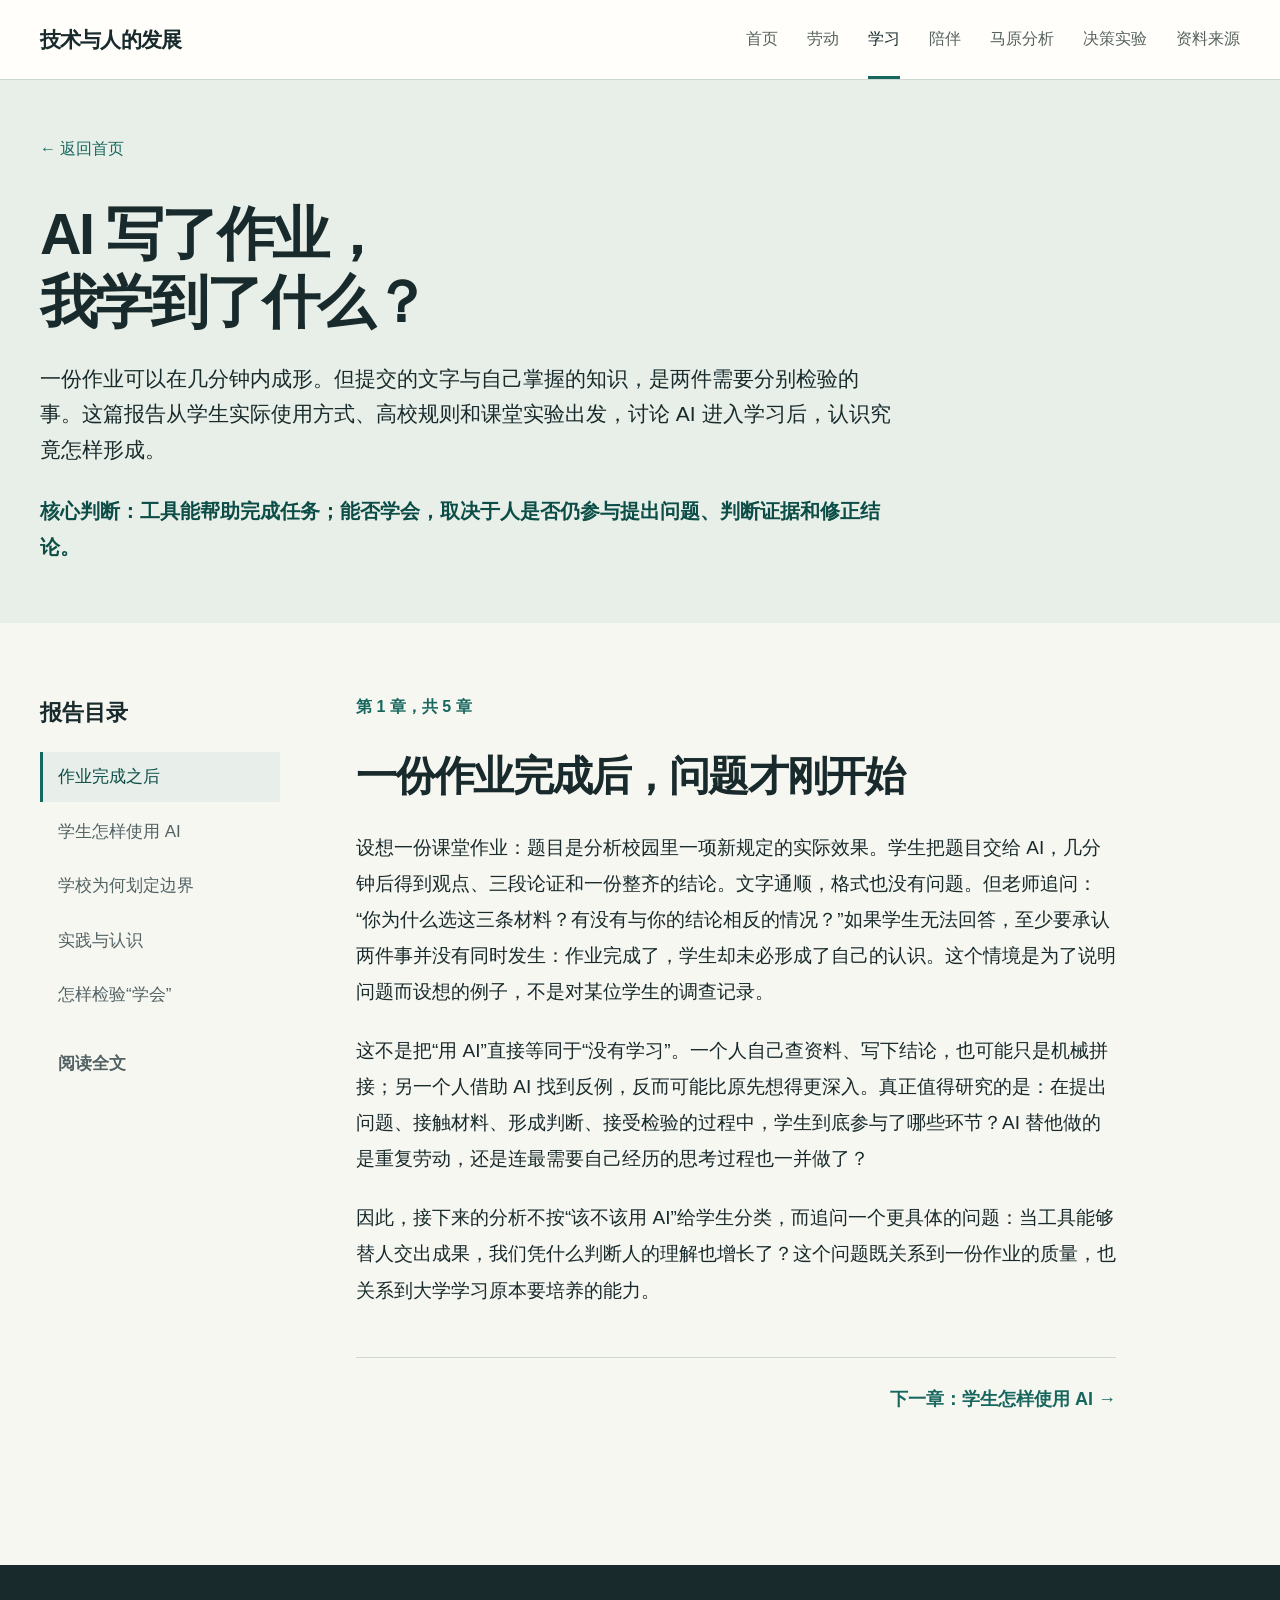
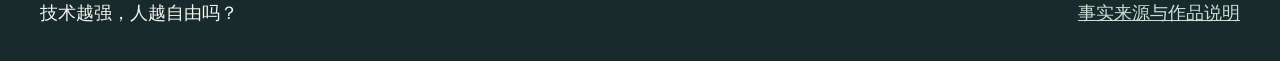
<file: cases/study.html>
<!doctype html>
<html lang="zh-CN">
<head>
  <meta charset="utf-8">
  <meta name="viewport" content="width=device-width,initial-scale=1">
  <meta name="description" content="AI 写了作业，我学到了什么？从大学生调查、高校论文规则和课堂实验出发，用马克思主义实践与认识的原理分析 AI 辅助学习。">
  <title>AI 写了作业，我学到了什么？｜技术与人的发展</title>
  <link rel="stylesheet" href="../styles/site.css">
  <link rel="stylesheet" href="../styles/report.css">
  <script src="../scripts/site.js" defer></script>
  <script src="../scripts/report-reader.js" defer></script>
</head>
<body>
<a class="skip-link" href="#main">跳到正文</a>
<header class="site-header"><div class="header-inner"><a class="brand" href="../index.html">技术与人的发展</a><nav aria-label="网站栏目"><a href="../index.html">首页</a><a href="../cases/work.html">劳动</a><a aria-current="page" href="../cases/study.html">学习</a><a href="../cases/relationship.html">陪伴</a><a href="../theory.html">马原分析</a><a href="../test.html">决策实验</a><a href="../sources.html">资料来源</a></nav></div></header>
<main id="main">
  <header class="report-cover">
    <div class="report-cover-inner">
      <a class="back-link" href="../index.html">← 返回首页</a>
      <h1>AI 写了作业，<br>我学到了什么？</h1>
      <p class="report-summary">一份作业可以在几分钟内成形。但提交的文字与自己掌握的知识，是两件需要分别检验的事。这篇报告从学生实际使用方式、高校规则和课堂实验出发，讨论 AI 进入学习后，认识究竟怎样形成。</p>
      <p class="report-thesis">核心判断：工具能帮助完成任务；能否学会，取决于人是否仍参与提出问题、判断证据和修正结论。</p>
    </div>
  </header>
  <article class="chapter-report" data-report-reader aria-label="AI 辅助学习专题报告">
    <nav class="report-toc" aria-label="报告目录">
      <p class="report-toc-title">报告目录</p>
      <a href="#chapter-1">作业完成之后</a>
      <a href="#chapter-2">学生怎样使用 AI</a>
      <a href="#chapter-3">学校为何划定边界</a>
      <a href="#chapter-4">实践与认识</a>
      <a href="#chapter-5">怎样检验“学会”</a>
      <a class="report-all-link" href="#all">阅读全文</a>
    </nav>
    <div class="report-reading" id="all">
      <p class="report-progress" data-report-progress>第 1 章，共 5 章</p>
      <section class="report-chapter" id="chapter-1" data-report-chapter>
        <h2>一份作业完成后，问题才刚开始</h2>
        <p>设想一份课堂作业：题目是分析校园里一项新规定的实际效果。学生把题目交给 AI，几分钟后得到观点、三段论证和一份整齐的结论。文字通顺，格式也没有问题。但老师追问：“你为什么选这三条材料？有没有与你的结论相反的情况？”如果学生无法回答，至少要承认两件事并没有同时发生：作业完成了，学生却未必形成了自己的认识。这个情境是为了说明问题而设想的例子，不是对某位学生的调查记录。</p>
        <p>这不是把“用 AI”直接等同于“没有学习”。一个人自己查资料、写下结论，也可能只是机械拼接；另一个人借助 AI 找到反例，反而可能比原先想得更深入。真正值得研究的是：在提出问题、接触材料、形成判断、接受检验的过程中，学生到底参与了哪些环节？AI 替他做的是重复劳动，还是连最需要自己经历的思考过程也一并做了？</p>
        <p>因此，接下来的分析不按“该不该用 AI”给学生分类，而追问一个更具体的问题：当工具能够替人交出成果，我们凭什么判断人的理解也增长了？这个问题既关系到一份作业的质量，也关系到大学学习原本要培养的能力。</p>
        <nav class="chapter-nav" aria-label="章节导航"><span></span><a href="#chapter-2">下一章：学生怎样使用 AI →</a></nav>
      </section>
      <section class="report-chapter" id="chapter-2" data-report-chapter>
        <h2>同样使用 AI，学习过程并不相同</h2>
        <p>2026 年发表于《华东师范大学学报（教育科学版）》的一项研究，分析了来自全国 20 所高校的 12,678 名本科生问卷。研究者没有把学生简单分成“使用者”和“不使用者”，而是根据对 AI 的接纳程度、批判性使用和能力发展预期，区分出四类使用方式。其中，既有谨慎尝试、保持较强批判态度的学生，也有接纳度较高并主动辨别结果的学生。研究显示，“是否打开过 AI”不足以说明一个人怎样学习。<a class="source-ref" href="../sources.html#s3">[3]</a></p>
        <p>它给我们的启发，是把注意力从使用次数移到使用过程。例如，同样让 AI 帮忙写一段分析：一种做法是直接接受它给出的论点和材料，只调整语气；另一种做法是先写自己的判断，请 AI 找反例，再核查来源，最后解释为什么保留或修改结论。两份成品可能都很流畅，但学生在其中进行的认识活动并不一样。</p>
        <p class="report-limit">这份问卷不能证明哪一类学生一定学得更好。研究涉及学生对能力发展的预期和自我评价，并非通过随机分组测量 AI 对成绩的因果影响。四种类型也是分析群体差异的方法，不能给某个同学贴上固定标签。它更可靠地告诉我们：大学生使用 AI 的方式存在差异；至于这些方式最终形成多少能力，还要观察真实任务和独立完成任务时的表现。</p>
        <nav class="chapter-nav" aria-label="章节导航"><a href="#chapter-1">← 上一章</a><a href="#chapter-3">下一章：学校为何划定边界 →</a></nav>
      </section>
      <section class="report-chapter" id="chapter-3" data-report-chapter>
        <h2>学校为什么区分“辅助”与“代做”</h2>
        <p>这种过程上的差别，已经进入高校的具体规则。上海电机学院 2026 年发布的本科毕业设计（论文）AI 使用指导意见，允许学生用 AI 辅助检索和整理文献、检查语法与格式，也允许在核查逻辑和正确性的前提下，用它辅助部分非创新性代码与统计工作。但文件禁止 AI 直接完成方案设计、实验分析、结论分析等研究核心，也禁止直接生成论文结构框架、章节段落和结论总结；学生须说明使用情况并保留原始材料。<a class="source-ref" href="../sources.html#s10">[10]</a></p>
        <p>华东师范大学传播学院与北京师范大学新闻传播学院此前联合发布的学生使用指南，也要求学生区分自己的学术贡献与 AI 生成内容，核验事实和来源，并对最终提交的作品负责。<a class="source-ref" href="../sources.html#s11">[11]</a> 两份文件的具体规定并不完全一样，但都把责任放回实际提交作品的人身上。</p>
        <p>这些规则不只是列出“能用”和“不能用”的清单。它们试图回答：一篇论文中，哪些环节主要是整理和呈现，哪些环节构成作者必须承担的研究判断？如果研究问题、证据取舍和最终结论都由工具代定，学生即使校对了每个错别字，也很难说自己完成了研究。反过来，工具整理文献线索，仍可能为自己阅读原文和比较证据腾出时间。</p>
        <p class="report-limit">这两份文件各有适用范围，尤其上海电机学院的规定针对本校本科毕业设计，不能当作全国所有课堂作业的统一标准。规则也不是学习效果实验：遵守规则的人未必就理解深入。但它们把一个常被含糊处理的问题摆到了桌面上：交出作品的人，应当能说明最关键的判断是怎样形成的。</p>
        <nav class="chapter-nav" aria-label="章节导航"><a href="#chapter-2">← 上一章</a><a href="#chapter-4">下一章：实践与认识 →</a></nav>
      </section>
      <section class="report-chapter" id="chapter-4" data-report-chapter>
        <h2>马原怎样分析“学会了没有”</h2>
        <p>马克思在《关于费尔巴哈的提纲》中批评只把现实当作被动观看的对象，强调人的感性活动与实践；他还指出，人的思维是否具有客观真理性，要在实践中证明。<a class="source-ref" href="../sources.html#s6">[6]</a> 用这一原理分析 AI 作业，重点不是要求学生亲手敲出每个字，而是看一个判断有没有回到对象、材料和行动中接受检验。</p>
        <p>仍以分析一项校园规定为例。AI 可以很快写出“它提高了效率”或“它损害了公平”，但这样的句子还只是待检验的判断。学生需要弄清规定怎样执行，谁节省了时间，谁遇到新的困难；还要比较不同人的经历，检查材料是否有代表性。如果新材料表明，原先认为“所有人都受益”的结论忽略了一类使用者，就应当解释矛盾从何而来，并修改判断。在这里，查阅原始文件、观察执行过程、询问受影响者、比较反例，都不是成文前的琐碎准备，而是认识与现实发生联系的过程。</p>
        <p>还要区分两个容易混在一起的问题：<strong>一个结论是否正确</strong>，要看它能否经受现实检验；<strong>学生是否学会</strong>，还要看他能否说明理由，并在遇到新情况时独立运用和修正这一认识。AI 可能生成一个正确结论，但学生只是复制它，正确性不会自动变成学生的能力。AI 也可能提出一个错误答案；学生经过查证发现错误、重新解释问题，这个过程反而可能促进学习。这是把实践观用于学习活动的分析，并不是马克思对 AI 作业作出的直接论断。</p>
        <p>由此也不能推出“AI 越少越好”。工具能帮学生找到不同观点、整理大量材料、反复追问解释，使原本难以展开的调查成为可能。关键在于，学生是否仍掌握问题的提出、证据的判断与结论的修正。AI 扩大了可接触的信息；认识能否深化，则要看人怎样把信息带回实践。这也是“作业效率”和“学习能力”可能同向增长、也可能出现分离的原因。</p>
        <nav class="chapter-nav" aria-label="章节导航"><a href="#chapter-3">← 上一章</a><a href="#chapter-5">下一章：怎样检验“学会” →</a></nav>
      </section>
      <section class="report-chapter" id="chapter-5" data-report-chapter>
        <h2>怎样检验自己是否真的学到了</h2>
        <p>一项发表于《美国国家科学院院刊》的研究，为“效率与学习可能分离”提供了具体例子。研究者在土耳其一所高中，让近千名学生在数学练习中分别使用普通对话式 AI、主要给提示而不直接交出答案的 AI 辅导工具，或不使用这些工具。两种 AI 都提高了学生当场做练习的成绩；但在随后不能使用 AI 的独立测试中，普通 AI 组的成绩比对照组低约 17%，提示式工具组则没有出现同样显著的下降。<a class="source-ref" href="../sources.html#s13">[13]</a></p>
        <p class="report-limit">这个结果说明，评价工具不能只看“有工具时做得多快”，还要看“离开工具后能否自己完成”。但它研究的是一所高中的数学练习，不能把 17% 直接套到中国大学生的论文写作，更不能断言所有 AI 辅助都会损害学习。实验中不同设计的工具得到不同结果，恰好说明怎样使用、怎样设计，比简单地使用或禁用更值得讨论。</p>
        <p>对一份普通作业，我认为可以给自己设一个更诚实的检验：先不用 AI 写下初步判断；使用 AI 时，让它提供线索、解释或反对意见，而不是替自己决定结论；随后核对原始材料，记下哪条证据改变了自己的想法；最后尝试不看 AI 的文字，向同学解释论证，并回答一个相近的新问题。若解释不清，就回到材料继续研究。这个办法不是所有课程的统一规定，而是从实践与认识的关系出发，给自己留下可以观察的学习过程。</p>
        <p><strong>我的结论是：</strong>AI 写出的文字可以成为学习的材料，却不能凭一份漂亮的成品证明学习已经发生。技术真正扩大人的能力，要让人更容易接触事实、发现矛盾、检验和修正自己的判断；如果它只让“提交作业”更快，而把这些环节从学生手中拿走，效率增长就可能与人的发展脱节。</p>
        <nav class="chapter-nav" aria-label="章节导航"><a href="#chapter-4">← 上一章</a><a href="../theory.html#knowledge">继续读马原分析 →</a></nav>
      </section>
    </div>
  </article>
</main>
<footer class="site-footer"><div class="wrap"><p>技术越强，人越自由吗？</p><a href="../sources.html">事实来源与作品说明</a></div></footer>
</body>
</html>
</file>
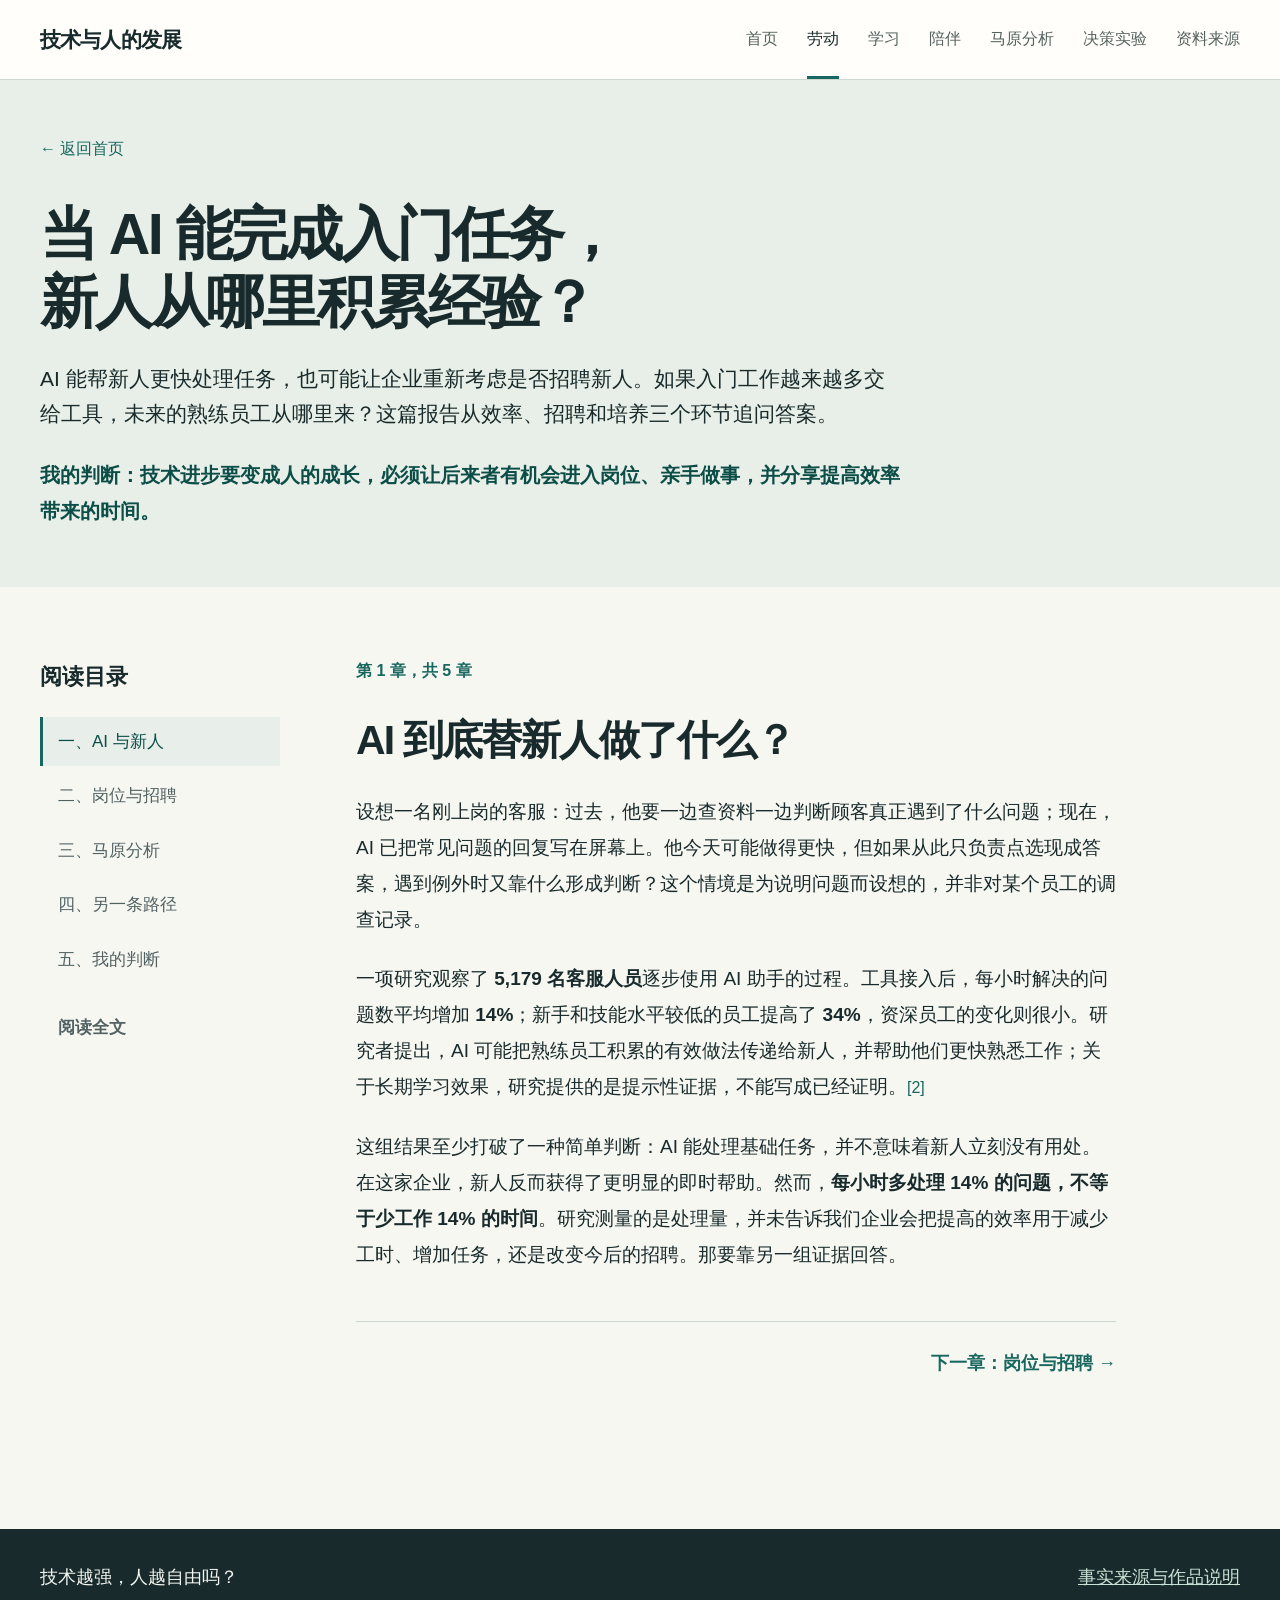
<file: cases/work.html>
<!doctype html>
<html lang="zh-CN">
<head><meta charset="utf-8"><meta name="viewport" content="width=device-width,initial-scale=1"><meta name="description" content="当 AI 能完成入门任务，新人从哪里积累经验？从客服研究、青年就业变化与学徒实验出发，用生产力与生产关系分析技术如何改变职业入口。"><title>新人从哪里积累经验？｜技术与人的发展</title><link rel="stylesheet" href="../styles/site.css"><link rel="stylesheet" href="../styles/report.css"><script src="../scripts/site.js" defer></script><script src="../scripts/report-reader.js" defer></script></head>
<body><a class="skip-link" href="#main">跳到正文</a><header class="site-header"><div class="header-inner"><a class="brand" href="../index.html">技术与人的发展</a><nav aria-label="网站栏目"><a href="../index.html">首页</a><a aria-current="page" href="../cases/work.html">劳动</a><a href="../cases/study.html">学习</a><a href="../cases/relationship.html">陪伴</a><a href="../theory.html">马原分析</a><a href="../test.html">决策实验</a><a href="../sources.html">资料来源</a></nav></div></header><main id="main">
<div class="report-cover"><div class="report-cover-inner"><a class="back-link" href="../index.html">← 返回首页</a><h1>当 AI 能完成入门任务，<br>新人从哪里积累经验？</h1><p class="report-summary">AI 能帮新人更快处理任务，也可能让企业重新考虑是否招聘新人。如果入门工作越来越多交给工具，未来的熟练员工从哪里来？这篇报告从效率、招聘和培养三个环节追问答案。</p><p class="report-thesis">我的判断：技术进步要变成人的成长，必须让后来者有机会进入岗位、亲手做事，并分享提高效率带来的时间。</p></div></div>
<article class="chapter-report" data-report-reader aria-label="劳动案例完整报告">
<nav class="report-toc" aria-label="报告章节目录"><p class="report-toc-title">阅读目录</p><a href="#chapter-1">一、AI 与新人</a><a href="#chapter-2">二、岗位与招聘</a><a href="#chapter-3">三、马原分析</a><a href="#chapter-4">四、另一条路径</a><a href="#chapter-5">五、我的判断</a><a class="report-all-link" href="#all">阅读全文</a></nav><div class="report-reading" id="all"><p class="report-progress" data-report-progress>第 1 章，共 5 章</p><section class="report-chapter" id="chapter-1" data-report-chapter><h2>AI 到底替新人做了什么？</h2><p>设想一名刚上岗的客服：过去，他要一边查资料一边判断顾客真正遇到了什么问题；现在，AI 已把常见问题的回复写在屏幕上。他今天可能做得更快，但如果从此只负责点选现成答案，遇到例外时又靠什么形成判断？这个情境是为说明问题而设想的，并非对某个员工的调查记录。</p><p>一项研究观察了 <strong>5,179 名客服人员</strong>逐步使用 AI 助手的过程。工具接入后，每小时解决的问题数平均增加 <strong>14%</strong>；新手和技能水平较低的员工提高了 <strong>34%</strong>，资深员工的变化则很小。研究者提出，AI 可能把熟练员工积累的有效做法传递给新人，并帮助他们更快熟悉工作；关于长期学习效果，研究提供的是提示性证据，不能写成已经证明。<a class="source-ref" href="../sources.html#s2">[2]</a></p><p>这组结果至少打破了一种简单判断：AI 能处理基础任务，并不意味着新人立刻没有用处。在这家企业，新人反而获得了更明显的即时帮助。然而，<strong>每小时多处理 14% 的问题，不等于少工作 14% 的时间</strong>。研究测量的是处理量，并未告诉我们企业会把提高的效率用于减少工时、增加任务，还是改变今后的招聘。那要靠另一组证据回答。</p><div class="chapter-nav"><span></span><a href="#chapter-2">下一章：岗位与招聘 →</a></div></section><section class="report-chapter" id="chapter-2" data-report-chapter><h2>入门任务变了，职业入口会怎样？</h2><p>先要分清三个不同的问题：<strong>AI 能做某项任务，企业实际采用了 AI，企业因此少招了人</strong>。它们之间并没有自动成立的等号。国际劳工组织估计，全球约四分之一的就业者处于对生成式 AI 有一定“暴露”的职业中。这里的“暴露”是依据职业任务推算技术可能影响哪些工作内容，不是说四分之一的人已经失业。企业是否采用、工作流程如何重组、需求是否扩大，都不在这个数字里。<a class="source-ref" href="../sources.html#s1">[1]</a></p><p>2026 年上海一场高校毕业生招聘会已经提供了 AI 简历诊断、智能岗位匹配和数字人模拟面试。它说明 AI 不只进入上岗后的工作，也开始进入找工作的过程；但这些服务的出现，本身不能证明招聘变得更公平，或某类岗位因此减少。<a class="source-ref" href="../sources.html#s12">[12]</a></p><p>但“不等于整份工作消失”，也不能变成“新人完全不用担心”。斯坦福大学数字经济实验室使用美国企业薪资数据，追踪了数百万劳动者。在其 2026 年修订的研究中，AI 暴露较高职业的 22—25 岁员工人数，较“与低暴露职业同龄人保持相同增长速度”这一参照水平低 <strong>19%</strong>；差距主要表现为新人招聘减少，而不是在职年轻员工大量离职。研究同时没有发现美国整个经济出现普遍的岗位替代。<a class="source-ref" href="../sources.html#s4">[4]</a></p><p><span class="report-limit">这个 19% 是相对增长差距，不是青年失业率，更不是岗位总量下降 19%。作者将其称为早期、描述性的信号；研究不能证明这 19% 的差距由 AI 造成。研究对象在美国，不能把这个数字直接套到中国毕业生身上。</span></p><p>它仍让我们看到一个值得追查的机制：企业未必先裁掉老员工，也可能逐渐减少初级岗位。如果过去由新人承担的任务越来越多地交给工具，职业入口可能在不知不觉中变窄。现有材料只能说明这种风险值得调查，不能断言它已经在每个行业发生。</p><p>斯坦福研究提出一种可能的解释：AI 更容易处理写进文档、可以按流程核对的知识，资深员工在复杂情境里积累的经验却往往难以完整写成规则。论文把前者称为“可编码知识”，后者称为“默会知识”。这不是已经证实的因果机制，但它让问题更尖锐：如果企业减少让新人练习的岗位，未来能处理例外和复杂情况的熟练员工从哪里来？<a class="source-ref" href="../sources.html#s4">[4]</a></p><div class="chapter-nav"><a href="#chapter-1">← 上一章：AI 与新人</a><a href="#chapter-3">下一章：马原分析 →</a></div></section><section class="report-chapter" id="chapter-3" data-report-chapter><h2>生产力提高，为什么不等于新人一定受益？</h2><p>马克思在《〈政治经济学批判〉序言》中把生产力的变化放进现实的生产关系中考察。生产能力不是悬在空中的机器性能，它存在于人们实际组织生产的方式之中。把这一原理用于今天的 AI，不是说马克思预言过某种软件，而是要求我们同时考察<strong>工具提高了什么能力，以及人在什么关系中使用它</strong>。<a class="source-ref" href="../sources.html#s5">[5]</a></p><p>客服研究中的 AI 能加快处理常见问题，这是劳动工具改变了生产力条件；而劳动者在实践中形成的经验、判断和协作能力，同样是生产力的一部分。企业决定招多少新人、把什么任务交给他们、是否留下带教时间、怎样考核速度与错误。这些安排反映了生产关系在劳动过程中的具体形态：岗位入口和任务由谁决定，培养成本由谁承担，新增的效率由谁分享。只展示“每小时解决更多问题”，还不足以判断劳动者的能力和处境是否改善。</p><p>尤其值得注意的是，一些看似简单、重复的入门任务，也承担着训练作用。新人先处理常见情况，才逐渐认识例外，明白标准答案为何在某些时候不适用，最后才能作出独立判断。如果组织把初级任务全部交给 AI，却又要求应聘者入职就能处理复杂问题，就可能出现矛盾：<strong>企业需要有经验的人，却减少了形成经验的机会。</strong>这是对劳动过程的理论推论，不是前述研究已经证实所有企业都会这样做。</p><p>这里还有短期与长期的矛盾：少招新人、把基础任务交给 AI，眼前可能更省成本；但处理复杂问题的熟练劳动者，需要在真实工作中逐步培养。如果只计算当期产出，就可能省下了训练的时间，却削弱了以后形成经验的条件。同样的技术也可以采用另一种安排：新人借助 AI 处理基础问题，把时间用于困难案例、同事复核和现场学习。两种结果的区别，在于招聘、分工和培养如何安排。生产力与生产关系的分析，正是把这些现实决定重新放到台面上。</p><div class="chapter-nav"><a href="#chapter-2">← 上一章：岗位与招聘</a><a href="#chapter-4">下一章：另一条路径 →</a></div></section><section class="report-chapter" id="chapter-4" data-report-chapter><h2>AI 能不能成为新人的学习台阶？</h2><p>另一项实验提供了技术也能扩展新人任务能力的证据。研究者在德国 12 所职业学校，让 <strong>673 名即将完成学业的 IT 学徒</strong>随机获得 AI 辅助，观察他们完成职业任务的表现。对于超出正式培训内容的任务，获得 AI 辅助的学徒表现提高了 <strong>26—31 个百分点</strong>；实验测得的即时任务理解并未下降，AI 素养较高的学徒受益更明显。<a class="source-ref" href="../sources.html#s8">[8]</a></p><p>这说明 AI 并非只能接走新人的工作。在有学习任务的环境里，它还可能让新人尝试原来做不了的事。但这项研究测量的是实验期间的任务表现和即时理解，没有追踪这些学徒多年后的岗位、收入与独立工作能力；它发生在德国，不能代表中国企业的培训结果。</p><p>把三项研究放在一起，先要看它们各自回答了什么。客服研究测的是工具进入工作后，个人处理量怎样变化；美国薪资数据观察的是青年在不同职业中的就业和招聘差距；德国实验测的是学徒获得 AI 辅助后，能否尝试更难的任务。三项研究没有在同一批人身上依次追踪这些结果，不能拼成“AI 提高效率，所以企业少招新人”的因果链，也不能用学徒实验直接反驳美国就业数据。它们共同提醒我们：<strong>个人做事更快，与社会是否继续提供入门机会，是两个需要分别检验的问题。</strong></p><p>如果企业希望 AI 成为培养工具，不能只给新人一个账号，再以同样时间产出更多结果作为唯一标准。更有意义的安排是让新人说明 AI 建议的依据、独立核查关键判断，并由熟练员工复核复杂案例。这样才能观察他们是否真的逐步掌握工作，而不只是按下“生成”并交出成品。这是本文提出的工作设计建议，尚需在具体企业中检验。</p><div class="chapter-nav"><a href="#chapter-3">← 上一章：马原分析</a><a href="#chapter-5">下一章：我的判断 →</a></div></section><section class="report-chapter" id="chapter-5" data-report-chapter><h2>让后来者有机会进入，也有机会成长</h2><p>2026 年国务院办公厅《关于适应人工智能技术发展助力构建就业友好型发展方式的意见》提出校企联合培养、学生入企实践、面向青年开展 AI 技能培训，并对受 AI 应用影响的劳动者提供转岗支持。这些是政策明确的方向，不能当作所有企业已经落实、就业结果已经改善的证据。<a class="source-ref" href="../sources.html#s9">[9]</a></p><p>要判断技术是否真正帮助新人，我认为至少应看三个环节。首先，企业采用 AI 后，初级岗位和见习岗位有没有保留，新人能否参与真实项目。其次，进入岗位后有没有带教与复核，遇到 AI 出错时能否得到解释，而不只是独自承担责任。最后，提高效率后省出的时间是被更多任务填满，还是进入培训、缩短工时，并在考核中承认学习和独立判断的过程。</p><p>这些问题可以通过调查回答，而不必只停留在立场表态。选择几家已经采用 AI 的企业，比较引入前后的新人招聘人数、见习转正率、带教时间、独立完成复杂任务的能力，以及工时与工资；再访谈新人、熟练工和管理者。调查还要区分行业景气、企业规模等其他变化，避免把所有就业起伏都归因于 AI。只拿一份岗位招聘广告或一张效率图表，都不足以说明完整的劳动处境。</p><p><strong>新人不需要靠重复低效的劳动证明价值，但不能失去在真实劳动中形成能力的机会。</strong> AI 提高生产能力值得肯定。它是否扩大人的发展机会，最终取决于招聘、培训和劳动组织能否随之改变。技术越强，人越自由吗？在这个案例里，答案要从后来者能否进入职业、学会工作、分享技术进步的成果中寻找。</p><div class="chapter-nav"><a href="#chapter-4">← 上一章：另一条路径</a><a href="study.html">接着读学习案例 →</a></div></section></div></article></main><footer class="site-footer"><div class="wrap"><p>技术越强，人越自由吗？</p><a href="../sources.html">事实来源与作品说明</a></div></footer></body></html>
</file>
<file: styles/site.css>
:root{--ink:#182a2b;--muted:#526263;--paper:#f7f7f2;--white:#fffefb;--teal:#17675e;--teal-dark:#0c4e47;--wash:#e8eee9;--line:#ced8d2;--max:1200px;--article:820px}
*{box-sizing:border-box}
html{scroll-behavior:smooth}
body{margin:0;background:var(--paper);color:var(--ink);font-family:-apple-system,BlinkMacSystemFont,"PingFang SC","Hiragino Sans GB","Microsoft YaHei",sans-serif;font-size:18px;line-height:1.8;-webkit-font-smoothing:antialiased}
button{font:inherit}a{color:inherit}
a:focus-visible,button:focus-visible{outline:3px solid #d47d49;outline-offset:4px}
h1,h2,h3,p{margin-top:0}
h1,h2,h3{line-height:1.24;letter-spacing:-.045em}
p{line-height:1.8}
.wrap{width:min(calc(100% - 72px),var(--max));margin-inline:auto}
.skip-link{position:absolute;top:-80px;left:16px;background:var(--ink);color:white;padding:8px 16px;z-index:100}.skip-link:focus{top:12px}
.site-header{background:rgba(255,254,251,.94);position:sticky;top:0;z-index:30;border-bottom:1px solid var(--line);backdrop-filter:blur(14px)}
.header-inner{width:min(calc(100% - 72px),var(--max));min-height:78px;margin:auto;display:flex;align-items:center;gap:38px}
.brand{font-size:21px;line-height:1.2;font-weight:750;letter-spacing:-.04em;text-decoration:none;white-space:nowrap}
.site-header nav{display:flex;align-items:center;gap:29px;margin-left:auto;overflow-x:auto;white-space:nowrap;scrollbar-width:none}.site-header nav::-webkit-scrollbar{display:none}
.site-header nav a{font-size:16px;text-decoration:none;line-height:1.3;color:#56625e;padding:29px 0 26px;border-bottom:3px solid transparent}
.site-header nav a:hover,.site-header nav a[aria-current]{color:var(--ink);border-bottom-color:var(--teal)}
.eyebrow{font-size:16px;line-height:1.35;font-weight:700;letter-spacing:.04em;color:var(--teal);margin-bottom:25px}
.primary-link,.primary-button{display:inline-flex;align-items:center;justify-content:space-between;gap:30px;padding:17px 23px;background:var(--teal);border:0;border-radius:3px;color:#fff;text-decoration:none;font-weight:700;font-size:18px;line-height:1.3;cursor:pointer;transition:background .2s,transform .2s}
.primary-link:hover,.primary-button:hover{background:var(--teal-dark);transform:translateY(-2px)}
.quiet-link,.text-link{font-size:18px;font-weight:700;text-decoration:none;color:var(--teal);text-underline-offset:5px}.quiet-link:hover,.text-link:hover{text-decoration:underline}
.home-hero{min-height:580px;padding-block:80px 85px;display:grid;grid-template-columns:minmax(0,1.6fr) minmax(260px,.75fr);gap:65px;align-items:center}
.home-hero h1{font-size:clamp(60px,6.7vw,100px);font-weight:780;margin:0 0 35px;line-height:1.13;letter-spacing:-.075em}
.home-hero h1 em{font-style:normal;color:var(--teal)}
.hero-lead{font-size:clamp(21px,2vw,25px);line-height:1.62;max-width:730px;margin-bottom:42px}
.hero-actions{display:flex;align-items:center;gap:30px;flex-wrap:wrap}
.hero-art{height:355px;position:relative;display:grid;place-items:center;background:#dbe8de;border-radius:50% 50% 8px 8px;overflow:hidden}
.art-word{font-size:230px;font-weight:750;line-height:1;z-index:1;color:var(--teal);transform:translateY(15px)}
.art-orbit{position:absolute;width:390px;height:150px;border:1px solid rgba(23,103,94,.5);border-radius:50%;transform:rotate(-33deg)}
.orbit-two{transform:rotate(34deg);width:420px}.art-dot{position:absolute;background:#d38151;width:27px;height:27px;border-radius:50%;left:20%;top:20%}
.intro-statement{background:var(--ink);color:#fffefb;padding:95px 0}
.intro-grid{display:grid;grid-template-columns:1fr 1fr;gap:95px}
.intro-grid h2{font-size:clamp(36px,3.7vw,54px);margin:0}
.intro-grid p{font-size:20px;margin:0 0 20px;color:#e3e9e3}
.case-index{padding-block:108px 118px}
.section-heading{display:flex;justify-content:space-between;align-items:end;gap:30px;margin-bottom:30px}
.section-heading h2{font-size:clamp(42px,4.2vw,62px);margin:0}
.section-heading p{color:var(--muted);margin:0;font-size:18px}
.case-grid{border-top:1px solid var(--line)}
.case-card{display:grid;grid-template-columns:65px minmax(300px,1.1fr) minmax(200px,.9fr) 170px;gap:25px;align-items:center;padding:38px 16px;border-bottom:1px solid var(--line);text-decoration:none;transition:background .2s,padding .2s}
.case-card:hover{background:#eaf0e9;padding-left:25px}
.case-num{font-size:21px;color:var(--teal);font-weight:700}.case-card h3{font-size:clamp(26px,2.5vw,37px);margin:0}.case-card p{font-size:17px;color:var(--muted);margin:0;line-height:1.65}.case-card strong{font-size:17px;color:var(--teal);white-space:nowrap}
.bridge-section{background:#e5ede7;padding:105px 0}
.bridge-grid{display:grid;grid-template-columns:1.45fr .75fr;gap:100px;align-items:center}
.bridge-grid h2{font-size:clamp(36px,3.5vw,52px);margin-bottom:27px}
.bridge-grid>div>p{max-width:670px;font-size:20px;margin-bottom:28px}
.bridge-principles{font-size:22px;font-weight:700}.bridge-principles p{padding:20px 0;border-bottom:1px solid #b9cfc4;margin:0}
.test-invite{padding-block:110px 120px;display:grid;grid-template-columns:1.5fr .5fr;gap:50px;align-items:center}
.test-invite h2{font-size:clamp(45px,4.8vw,70px);margin-bottom:22px}
.test-invite p{font-size:20px;max-width:770px;margin-bottom:30px}
.invite-mark{font-size:280px;line-height:.9;font-weight:650;color:#b5cfc1;text-align:center}
.site-footer{background:var(--ink);color:#f5f7f2;padding:32px 0}.site-footer .wrap{display:flex;justify-content:space-between;gap:25px}.site-footer p{margin:0}.site-footer a{color:#c7e1d4}
.article-hero{background:#e8efe8;padding:62px 0 56px}
.article-hero-grid{display:grid;grid-template-columns:minmax(0,1.6fr) minmax(260px,.65fr);gap:85px;align-items:end}
.article-hero .wrap:not(.article-hero-grid){max-width:var(--article)}
.article-hero h1{font-size:clamp(46px,4.7vw,67px);margin-bottom:21px;letter-spacing:-.065em}
.article-hero p:not(.eyebrow){font-size:21px;max-width:780px;margin:0}
.back-link{display:inline-block;text-decoration:none;font-size:16px;color:var(--teal);margin-bottom:36px}.back-link:hover{text-decoration:underline}
.hero-fact{background:var(--white);padding:34px 32px;border-radius:4px;align-self:stretch;display:flex;flex-direction:column;justify-content:center}
.hero-fact strong{display:block;font-size:30px;line-height:1.2;color:var(--teal);letter-spacing:-.04em}
.hero-fact p{font-size:16px!important;color:var(--muted);margin:6px 0 22px!important;line-height:1.55}
.hero-fact span{display:block;font-size:15px;color:var(--muted);line-height:1.65}
.article-layout{width:min(calc(100% - 72px),var(--article));margin:82px auto 125px}
.article-layout h2{font-size:clamp(31px,3vw,42px);margin:77px 0 23px}
.article-layout h2:first-child{margin-top:0}
.article-layout p{font-size:19px;margin-bottom:24px;line-height:1.9}
.article-layout strong{font-weight:750}
.article-layout a:not(.article-next a){color:var(--teal);text-underline-offset:4px}
.source-ref{font-size:16px;text-decoration:none;white-space:nowrap}
.argument{background:#e7eee7;padding:34px 38px;margin:52px 0;border-radius:3px}.argument p{font-size:22px;font-weight:650;line-height:1.7;margin:0}
.case-contrast{display:grid;grid-template-columns:1fr 1fr;gap:18px;margin:50px 0 58px}
.case-contrast>div{background:#e6eee7;padding:30px 32px;border-radius:3px}
.case-contrast>div:first-child{background:#eeeee8}
.case-contrast h3{font-size:25px;margin:0 0 15px;letter-spacing:-.035em}
.case-contrast p{font-size:18px;line-height:1.75;margin:0}
.article-next{display:flex;justify-content:space-between;gap:25px;align-items:center;border-top:1px solid var(--line);padding-top:32px;margin-top:80px}
.article-next a{font-size:18px;font-weight:700;color:var(--teal);text-decoration:none}.article-next a:hover{text-decoration:underline}
.theory-hero{background:var(--ink);color:#fff}.theory-hero .eyebrow{color:#9fd3b2}
.theory-article section{scroll-margin-top:110px}
.sources-article .source-list{padding-left:1.4em}.source-list li{font-size:18px;line-height:1.8;margin-bottom:26px;padding-left:8px;scroll-margin-top:110px}.source-list strong{display:block}
.test-root{min-height:calc(100vh - 160px);scroll-margin-top:78px}
.test-intro{min-height:650px;display:grid;grid-template-columns:1.5fr .5fr;gap:50px;align-items:center;padding-block:90px}
.test-intro h1{font-size:clamp(48px,5.8vw,82px);letter-spacing:-.065em;margin-bottom:30px}
.test-intro p:not(.eyebrow){font-size:21px;max-width:790px}
.test-intro .test-method{font-size:17px!important;color:var(--muted);margin:27px 0 30px}
.test-intro .quiet-link{margin-left:25px}
.test-intro-art{font-size:130px;line-height:1;font-weight:750;color:var(--teal);text-align:center}
.test-intro-art span{display:block;font-size:19px;color:var(--muted);font-weight:700;margin-top:12px}
.test-stage{max-width:950px;padding-block:52px 80px}
.progress-line{display:flex;justify-content:space-between;gap:20px;color:var(--teal);font-size:17px;font-weight:700}
.progress-track{height:5px;background:#d6e1d9;margin:15px 0 62px}.progress-track span{display:block;height:100%;background:var(--teal);transition:width .25s}
.question-panel{animation:appear .3s both}
.question-context{font-size:clamp(22px,2.3vw,28px);line-height:1.55;max-width:830px;margin:0 0 17px}
.question-panel h1{font-size:clamp(36px,4.1vw,56px);margin:0 0 40px}
.answer-list{display:grid;gap:13px}
.answer-option{width:100%;display:grid;grid-template-columns:48px 1fr 26px;align-items:center;gap:20px;text-align:left;background:var(--white);border:1px solid #cbd8d0;border-radius:4px;padding:24px 27px;min-height:96px;color:var(--ink);cursor:pointer;font-size:22px;line-height:1.45;font-weight:620;transition:background .2s,border-color .2s,transform .2s}
.answer-option:hover{background:#e6efe8;border-color:var(--teal);transform:translateX(4px)}
.answer-option.is-selected{background:var(--teal);color:#fff;border-color:var(--teal)}
.option-letter{font-size:18px;color:var(--teal);font-weight:700}.answer-option.is-selected .option-letter{color:#fff}
.option-arrow{font-size:20px;text-align:right;color:var(--teal)}.answer-option.is-selected .option-arrow{color:#fff}
.test-controls{display:flex;justify-content:space-between;margin-top:30px}
.plain-button{background:none;border:0;color:var(--teal);cursor:pointer;padding:7px 0;font-weight:700;font-size:17px;text-decoration:underline;text-underline-offset:5px}.plain-button:disabled{color:#8c9991;cursor:default;text-decoration:none}
.report-page{animation:appear .45s both}
.report-head{display:grid;grid-template-columns:1.4fr .5fr;gap:50px;align-items:center;min-height:290px;padding-block:48px}
.report-head h1{font-size:clamp(55px,6vw,89px);letter-spacing:-.07em;margin-bottom:17px}
.report-head p:not(.eyebrow){font-size:23px;max-width:800px}
.report-emblem{height:230px;width:230px;display:grid;place-items:center;background:#dbe9df;border-radius:50%;color:var(--teal);font-size:130px;font-weight:750}
.report-body{max-width:1050px;padding-bottom:110px}
.report-contrast{display:grid;grid-template-columns:1fr 1fr;gap:24px;margin:0 0 55px}
.report-contrast>div{background:var(--white);padding:28px 34px;min-height:170px}
.report-contrast h2{font-size:26px;margin-bottom:17px}
.report-contrast p{font-size:19px;margin:0}
.report-theory{max-width:830px;margin:auto}
.report-theory h2{font-size:clamp(36px,3.7vw,52px);margin-bottom:30px}
.report-theory p{font-size:19px;line-height:1.95;margin-bottom:25px}
.report-theory .theory-lead{font-size:24px;font-weight:700;line-height:1.65;color:var(--teal);margin-bottom:31px}
.report-theory .report-example{font-size:17px;color:var(--muted);margin-top:35px}
.report-actions{max-width:830px;margin:55px auto 0;display:flex;align-items:center;flex-wrap:wrap;gap:20px 30px}
.report-limit{max-width:830px;margin:28px auto 0;font-size:16px;color:var(--muted)}
.test-error{width:min(calc(100% - 40px),760px);margin:100px auto}
@keyframes appear{from{opacity:0;transform:translateY(13px)}to{opacity:1;transform:none}}
@view-transition{navigation:auto}
@media(max-width:1050px){.case-card{grid-template-columns:55px 1fr 1fr;gap:20px}.case-card strong{grid-column:2}.home-hero{gap:35px}.article-hero-grid{gap:35px}}
@media(max-width:760px){.wrap,.header-inner,.article-layout{width:calc(100% - 38px)}.header-inner{display:block;min-height:0;padding-top:16px}.brand{display:block}.site-header nav{margin-top:10px;gap:25px}.site-header nav a{padding:13px 0 14px}.home-hero{display:block;min-height:0;padding-block:67px}.home-hero h1{font-size:clamp(47px,10vw,78px)}.hero-art{display:none}.intro-statement{padding:70px 0}.intro-grid,.bridge-grid,.test-invite,.article-hero-grid,.test-intro,.report-head{display:block}.intro-grid h2{margin-bottom:30px}.case-index{padding-block:75px}.section-heading{display:block}.section-heading p{margin-top:12px}.case-card{display:block;padding:30px 5px}.case-card .case-num{display:block;margin-bottom:13px}.case-card p{margin:17px 0}.case-card strong{display:block}.bridge-section{padding:70px 0}.bridge-principles{margin-top:35px}.test-invite{padding-block:75px}.invite-mark,.test-intro-art{display:none}.article-hero{padding:60px 0}.hero-fact{margin-top:38px}.article-layout{margin:60px auto 85px}.article-layout h2{margin:60px 0 20px}.case-contrast{grid-template-columns:1fr}.article-next{display:block}.article-next a{display:block;margin-bottom:17px}.test-intro{min-height:0;padding-block:75px}.test-stage{padding-block:35px 60px}.progress-track{margin-bottom:42px}.report-head{min-height:0;padding-block:65px}.report-emblem{display:none}.report-contrast{display:block;margin-bottom:65px}.report-contrast>div{min-height:0;margin-bottom:13px}.report-body{padding-bottom:70px}}
@media(max-width:520px){body{font-size:17px}.home-hero h1{font-size:47px}.hero-lead{font-size:19px}.hero-actions{display:block}.hero-actions .quiet-link{display:block;margin-top:23px}.intro-grid h2,.bridge-grid h2{font-size:35px}.intro-grid p,.bridge-grid>div>p,.test-invite p{font-size:18px}.case-card h3{font-size:29px}.article-hero h1{font-size:44px}.article-hero p:not(.eyebrow){font-size:19px}.article-layout p{font-size:18px}.argument{padding:26px 24px}.argument p{font-size:19px}.answer-option{font-size:19px;grid-template-columns:30px 1fr 18px;gap:12px;padding:19px 18px;min-height:81px}.question-context{font-size:22px}.question-panel h1{font-size:37px;margin-bottom:30px}.test-intro h1{font-size:45px}.test-intro p:not(.eyebrow){font-size:19px}.test-intro .quiet-link{display:block;margin:22px 0 0}.report-head h1{font-size:55px}.report-head p:not(.eyebrow){font-size:20px}.report-contrast>div{padding:25px 26px}.report-contrast h2{font-size:23px}.report-theory h2{font-size:36px}.report-theory .theory-lead{font-size:21px}.report-theory p{font-size:18px}.report-actions{display:block}.report-actions .quiet-link{display:block;margin-top:20px}.report-actions .plain-button{display:block;margin-top:25px}.site-footer .wrap{display:block}.site-footer a{display:block;margin-top:10px}}
@media(prefers-reduced-motion:reduce){html{scroll-behavior:auto}*,*::before,*::after{animation-duration:.01ms!important;transition-duration:.01ms!important}}
@media print{.site-header,.site-footer,.article-next,.report-actions,.test-controls,.skip-link{display:none!important}body{background:white;color:black}.article-hero,.theory-hero{background:white;color:black;padding:0}.article-layout{margin:30px auto}.report-body{padding:0}.report-head{min-height:0;padding:0}.report-contrast>div{border:1px solid #aaa}}
</file>
<file: styles/choice-lab.css>
.portrait-hero{background:var(--ink);color:#fffefb;padding:70px 0 62px}
.portrait-hero .wrap{max-width:1140px}
.portrait-label{font-size:19px;font-weight:700;color:#bde0bc;margin:0 0 26px}
.portrait-hero h1{display:grid;grid-template-columns:repeat(3,minmax(0,1fr));gap:18px;font-size:clamp(38px,4.4vw,65px);line-height:1.12;letter-spacing:-.065em;margin:0 0 34px}
.portrait-hero h1 span{display:block;white-space:nowrap}
.portrait-hero h1 span:nth-child(2){color:#bde0bc}
.portrait-summary{max-width:960px;font-size:21px;line-height:1.7;color:#e5eee7;margin:0 0 26px}
.portrait-premise{max-width:980px;font-size:23px;line-height:1.65;color:#c7e6bf;margin:0}
.portrait-premise strong{color:#fffefb}
.portrait-main{padding:51px 0 110px}
.lab-scene-tabs{max-width:860px;display:grid;grid-template-columns:repeat(3,minmax(0,1fr));border-bottom:1px solid var(--line);margin:0 auto 56px}
.lab-scene-tabs button{font:inherit;font-size:21px;font-weight:700;color:var(--muted);background:none;border:0;border-bottom:4px solid transparent;padding:17px 14px;cursor:pointer;text-align:center}
.lab-scene-tabs button:hover,.lab-scene-tabs button[aria-pressed="true"]{color:var(--teal);border-bottom-color:var(--teal)}
.portrait-article{max-width:860px;margin:0 auto;animation:appear .28s ease both}
.portrait-article h2{font-size:clamp(36px,3.4vw,49px);line-height:1.27;margin:0 0 28px}
.portrait-lede{font-size:25px;line-height:1.65;font-weight:650;margin:0 0 23px}
.portrait-body,.portrait-extra,.portrait-pivot{font-size:19px;line-height:1.85;margin:0 0 22px}
.portrait-pivot{color:var(--teal-dark)}
.portrait-theory{background:var(--wash);padding:40px 44px;margin:49px 0 35px}
.portrait-theory h3{font-size:29px;line-height:1.4;margin:0 0 20px}
.portrait-theory p{font-size:19px;line-height:1.85;margin:0 0 19px}
.portrait-theory details{margin:24px 0}
.portrait-theory summary{font-size:18px;font-weight:700;color:var(--teal);cursor:pointer}
.portrait-theory details p{margin:17px 0 0}
.portrait-sources{display:flex;flex-wrap:wrap;gap:10px 25px;margin-top:25px}
.portrait-sources a{font-size:17px;color:var(--teal);font-weight:700;text-decoration:none}
.portrait-sources a:hover{text-decoration:underline;text-underline-offset:4px}
.portrait-evidence{background:var(--white);border:1px solid var(--line);padding:25px 31px;margin:0 0 42px}
.portrait-evidence summary{font-size:21px;font-weight:700;color:var(--ink);cursor:pointer}
.portrait-evidence>p{font-size:17px;color:var(--muted);margin:23px 0}
.portrait-evidence ol{margin:0;padding-left:1.45em}
.portrait-evidence li{font-size:18px;line-height:1.7;margin:0 0 24px;padding-left:5px}
.portrait-evidence li:last-child{margin-bottom:0}
.portrait-evidence li strong{font-weight:700}
.portrait-evidence li p{margin:8px 0}
.portrait-evidence li p:last-child{color:var(--muted)}
.portrait-theory summary:focus-visible,.portrait-evidence summary:focus-visible{outline:3px solid #d47d49;outline-offset:4px}
.lab-actions{display:flex;align-items:center;flex-wrap:wrap;gap:22px 32px;margin:42px 0}
@media(max-width:760px){
  .portrait-hero{padding:54px 0 52px}
  .portrait-hero h1{grid-template-columns:1fr;gap:4px;font-size:clamp(43px,8.6vw,62px);margin-bottom:27px}
  .portrait-summary{font-size:19px}
  .portrait-premise{font-size:21px}
  .portrait-main{padding-top:31px}
  .lab-scene-tabs{margin-bottom:42px}
  .lab-scene-tabs button{font-size:18px;padding:14px 8px}
  .portrait-article h2{font-size:36px}
  .portrait-lede{font-size:22px}
  .portrait-body,.portrait-extra,.portrait-pivot{font-size:18px}
  .portrait-theory{padding:29px 27px}
  .portrait-theory h3{font-size:26px}
  .portrait-theory p{font-size:18px}
}
@media(max-width:520px){
  .portrait-hero h1{font-size:43px}
  .portrait-article h2{font-size:31px}
  .portrait-evidence{padding:22px 22px}
  .lab-actions{display:block}
  .lab-actions .plain-button{display:block;margin-top:21px}
}
@media(prefers-reduced-motion:reduce){.portrait-article{animation:none}}
@media print{.lab-scene-tabs,.lab-actions{display:none!important}.portrait-hero{background:white;color:black;padding:20px 0}.portrait-hero h1 span:nth-child(2),.portrait-label,.portrait-summary,.portrait-premise,.portrait-premise strong{color:black}.portrait-theory{background:white;border:1px solid #aaa}.portrait-evidence{border:1px solid #aaa}}
</file>
<file: styles/report.css>
.report-cover{background:#e8efe8;padding:52px 0 58px}
.report-cover-inner{width:min(calc(100% - 72px),1200px);margin:auto}
.report-cover h1{font-size:clamp(44px,4.5vw,66px);max-width:870px;margin:0 0 24px;line-height:1.19}
.report-cover .report-summary{font-size:21px;line-height:1.7;max-width:860px;margin:0 0 25px}
.report-cover .report-thesis{font-size:20px;font-weight:700;color:#0c4e47;max-width:860px;margin:0}
.chapter-report{width:min(calc(100% - 72px),1200px);margin:70px auto 115px;display:grid;grid-template-columns:240px minmax(0,760px);gap:76px;align-items:start}
.report-toc{position:sticky;top:112px;align-self:start;display:flex;flex-direction:column;gap:5px}
.report-toc-title{font-size:22px;font-weight:750;margin:0 0 15px}
.report-toc a{display:block;padding:12px 15px;border-left:3px solid transparent;text-decoration:none;color:#526263;font-size:17px;line-height:1.5;transition:color .18s,background .18s,border-color .18s}
.report-toc a:hover,.report-toc a[aria-current]{color:#0c4e47;background:#e8eee9;border-left-color:#17675e}
.report-toc .report-all-link{margin-top:14px;font-weight:700}
.report-reading{min-width:0;scroll-margin-top:110px}
.report-progress{font-size:16px;font-weight:700;color:#17675e;margin:0 0 28px}
.report-chapter{scroll-margin-top:110px;padding-bottom:35px}
.report-chapter:not(:first-of-type){border-top:1px solid #ced8d2;padding-top:55px}
.report-enhanced .report-chapter{border:0;padding-top:0}
.report-chapter h2{font-size:clamp(32px,3.2vw,43px);line-height:1.27;margin:0 0 28px;letter-spacing:-.045em}
.report-chapter p{font-size:19px;line-height:1.9;margin:0 0 23px}
.report-chapter strong{font-weight:750}
.report-chapter a:not(.chapter-nav a){color:#17675e;text-underline-offset:4px}
.report-chapter .report-evidence{background:#e8eee9;padding:23px 27px;margin:31px 0;font-size:18px;line-height:1.75}
.report-chapter .report-quote{border-left:4px solid #17675e;padding-left:23px;font-size:22px;line-height:1.65;font-weight:650;margin:35px 0}
.report-chapter .report-limit{color:#526263;font-size:17px}
.chapter-nav{display:flex;justify-content:space-between;gap:20px;border-top:1px solid #ced8d2;margin-top:48px;padding-top:25px}
.chapter-nav a{font-size:18px;font-weight:700;color:#17675e;text-decoration:none}
.chapter-nav a:hover{text-decoration:underline;text-underline-offset:5px}
.report-enhanced .report-chapter:not([hidden]){animation:report-appear .28s ease both}
@keyframes report-appear{from{opacity:0;transform:translateY(9px)}to{opacity:1;transform:none}}
@media(max-width:800px){.chapter-report{display:block;width:calc(100% - 38px);margin:37px auto 80px}.report-cover-inner{width:calc(100% - 38px)}.report-toc{position:static;display:flex;flex-direction:row;gap:6px;overflow-x:auto;white-space:nowrap;padding:0 0 13px;border-bottom:1px solid #ced8d2;margin-bottom:35px;scrollbar-width:thin}.report-toc-title{display:none}.report-toc a{border-left:0;border-bottom:3px solid transparent;padding:11px 12px;font-size:16px}.report-toc a:hover,.report-toc a[aria-current]{border-left:0;border-bottom-color:#17675e}.report-toc .report-all-link{margin-top:0}.report-cover{padding:43px 0}.report-cover .report-summary{font-size:19px}.report-cover .report-thesis{font-size:18px}.report-reading,.report-chapter{scroll-margin-top:125px}}
@media(max-width:520px){.report-cover h1{font-size:43px}.report-chapter h2{font-size:32px}.report-chapter p{font-size:18px}.report-chapter .report-evidence{padding:20px}.chapter-nav a{font-size:16px}}
@media(prefers-reduced-motion:reduce){.report-toc a{transition:none}.report-enhanced .report-chapter:not([hidden]){animation:none}}
@media print{.report-cover{background:white;padding:0}.chapter-report{display:block;width:100%;margin:25px 0}.report-toc,.report-progress,.chapter-nav{display:none!important}.report-chapter,.report-chapter[hidden]{display:block!important;border-top:1px solid #aaa!important;padding:20px 0!important;animation:none!important;break-inside:avoid-page}.report-cover h1{font-size:31px}.report-chapter h2{font-size:25px}.report-chapter p{font-size:13px;line-height:1.5}}
</file>
